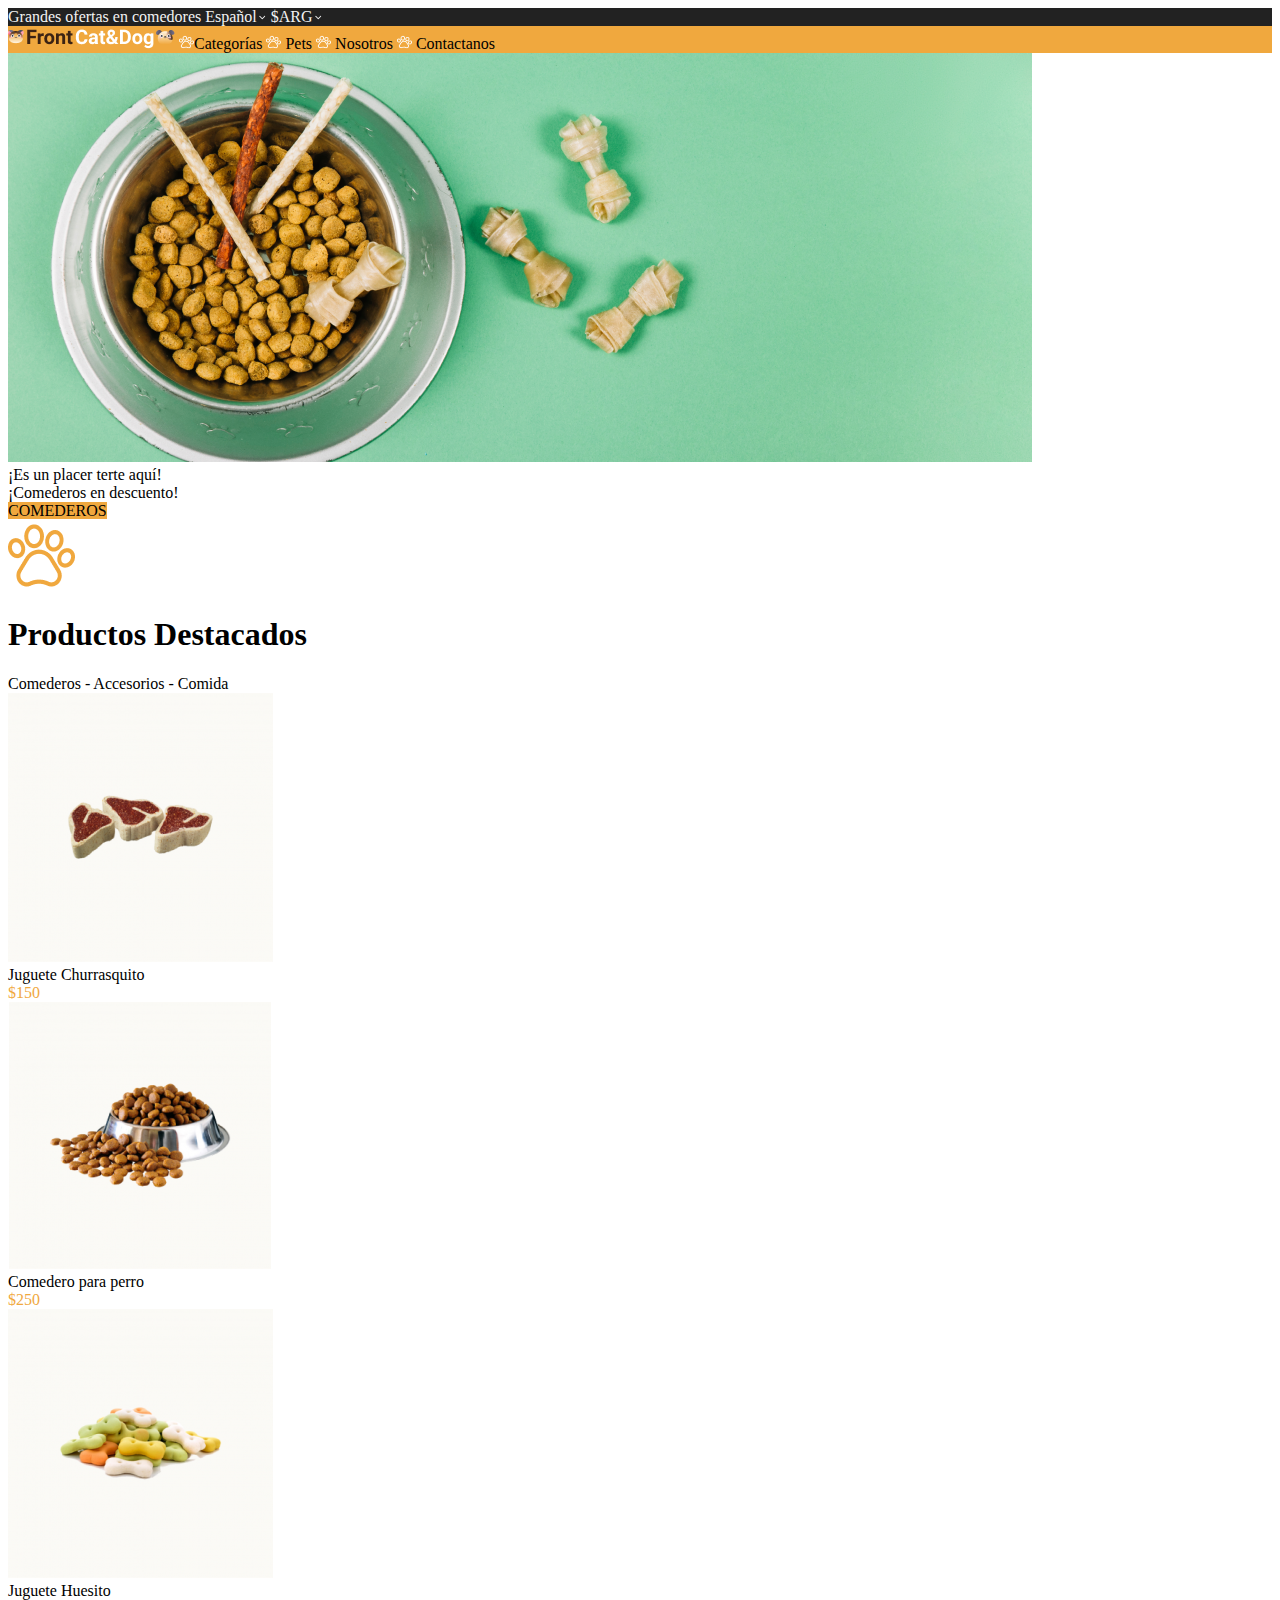
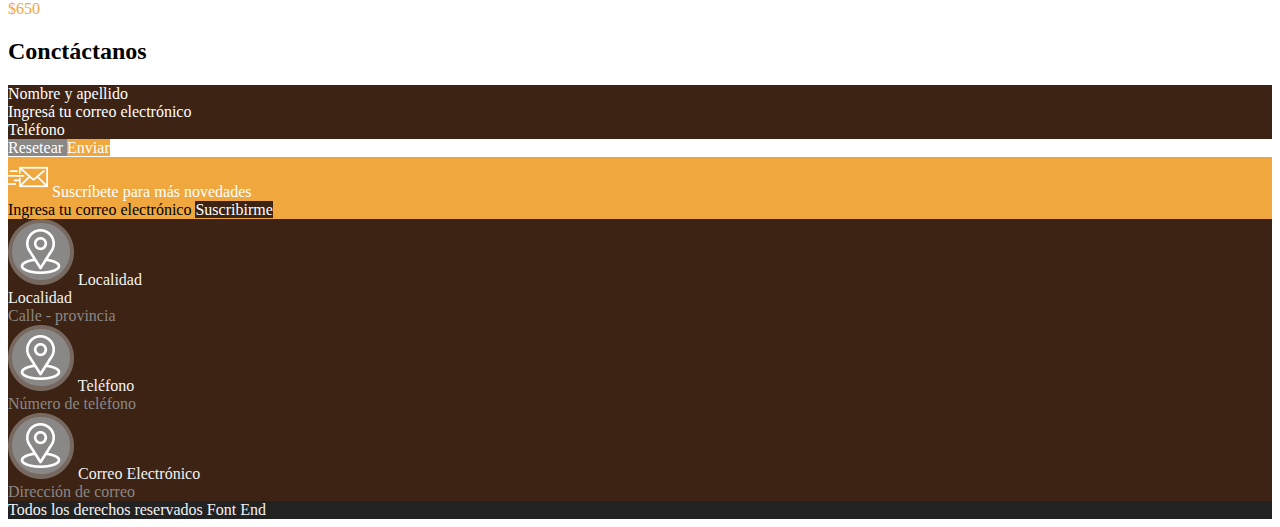
<file: index.html>
<!DOCTYPE html>
<html lang="en">
<head>
    <meta charset="UTF-8">
    <meta http-equiv="X-UA-Compatible" content="IE=edge">
    <meta name="viewport" content="width=device-width, initial-scale=1.0">
    <title>Document</title>
</head>
<body>
    <header>
        <div style="background-color: #222222; color: #F3F3F3;">
            <span>Grandes ofertas en comedores</span>
            <span>Español<img src="img/down.png" alt=""> $ARG<img src="img/down.png" alt=""></span>
        </div>
        <nav style="background-color: #F0A83E;">
            <img src="img/Logo.png" alt="Logo">
            <span>
                <img src="img/pawprint 1.png" alt="pawprint">Categorías 
                <img src="img/pawprint 1.png" alt="pawprint"> Pets 
                <img src="img/pawprint 1.png" alt="pawprint"> Nosotros 
                <img src="img/pawprint 1.png" alt="pawprint"> Contactanos
            </span>
        </nav>
    </header>
    <main>
        <section>
            <img src="img/foto.png" alt="">
            <br>
            <span style="background-color: #fff;">¡Es un placer terte aquí!</span>
            <br>
            <span>¡Comederos en descuento!</span>
            <br>
            <span style="background-color: #F0A83E;">COMEDEROS</span>
        </section>
        <section>
            <img src="img/pawprint 2.png" alt="">
            <h1>Productos Destacados</h1>
            <span>Comederos - Accesorios - Comida</span>
            <article>
                <img src="img/churrasquito.png" alt="">
                <br>
                <span>Juguete Churrasquito</span>
                <br>
                <span style="color: #F0A83E;">$150</span>
            </article>
            <article>
                <img src="img/comedero.png" alt="">
                <br>
                <span>Comedero para perro</span>
                <br>
                <span style="color: #F0A83E;">$250</span>
            </article>
            <article>
                <img src="img/Huesito.png" alt="">
                <br>
                <span>Juguete Huesito</span>
                <br>
                <span style="color: #F0A83E;">$650</span>
            </article>
        </section>
        <section>
            <h2>Conctáctanos</h2>
            <div style="background-color: #3C2313; color: #fff;">Nombre y apellido</div>
            <div style="background-color: #3C2313; color: #fff;">Ingresá tu correo electrónico</div>
            <div style="background-color: #3C2313; color: #fff;">Teléfono</div>
            <div>
                <span style="background-color: #8A8787; color: #fff;">
                    Resetear 
                </span>
                <span style="background-color: #F0A83E; color: #fff;">
                    Enviar
                </span>
            </div>
        </section>
        <section style="background-color: #F0A83E;">
            <img src="img/enviar-correo 1.png" alt="">
            <span style="color: #fff;">Suscríbete para más novedades</span>
            <div>
                <span>
                    Ingresa tu correo electrónico
                </span>
                <span style="background-color: #3C2313; color: #fff;">
                    Suscribirme
                </span>
            </div>
        </section>
    </main>
    <footer>
        <div style="background-color: #3C2313; color: #F3F3F3;">
            <img src="img/Icono.png" alt="">
            <span>Localidad</span>
            <br>
            <span>Localidad</span>
            <br>
            <span style="color: #8A8787;">Calle - provincia</span>
            <br>
            <img src="img/Icono.png" alt="">
            <span>Teléfono</span>
            <br>
            <span style="color: #8A8787;">Número de teléfono</span>
            <br>
            <img src="img/Icono.png" alt="">
            <span>Correo Electrónico</span>
            <br>
            <span style="color: #8A8787;">Dirección de correo</span>
        </div>
        <div style="background-color: #222222; color: #F3F3F3;">
            <span>Todos los derechos reservados Font End</span>
        </div>
    </footer>
</body>
</html>
</file>
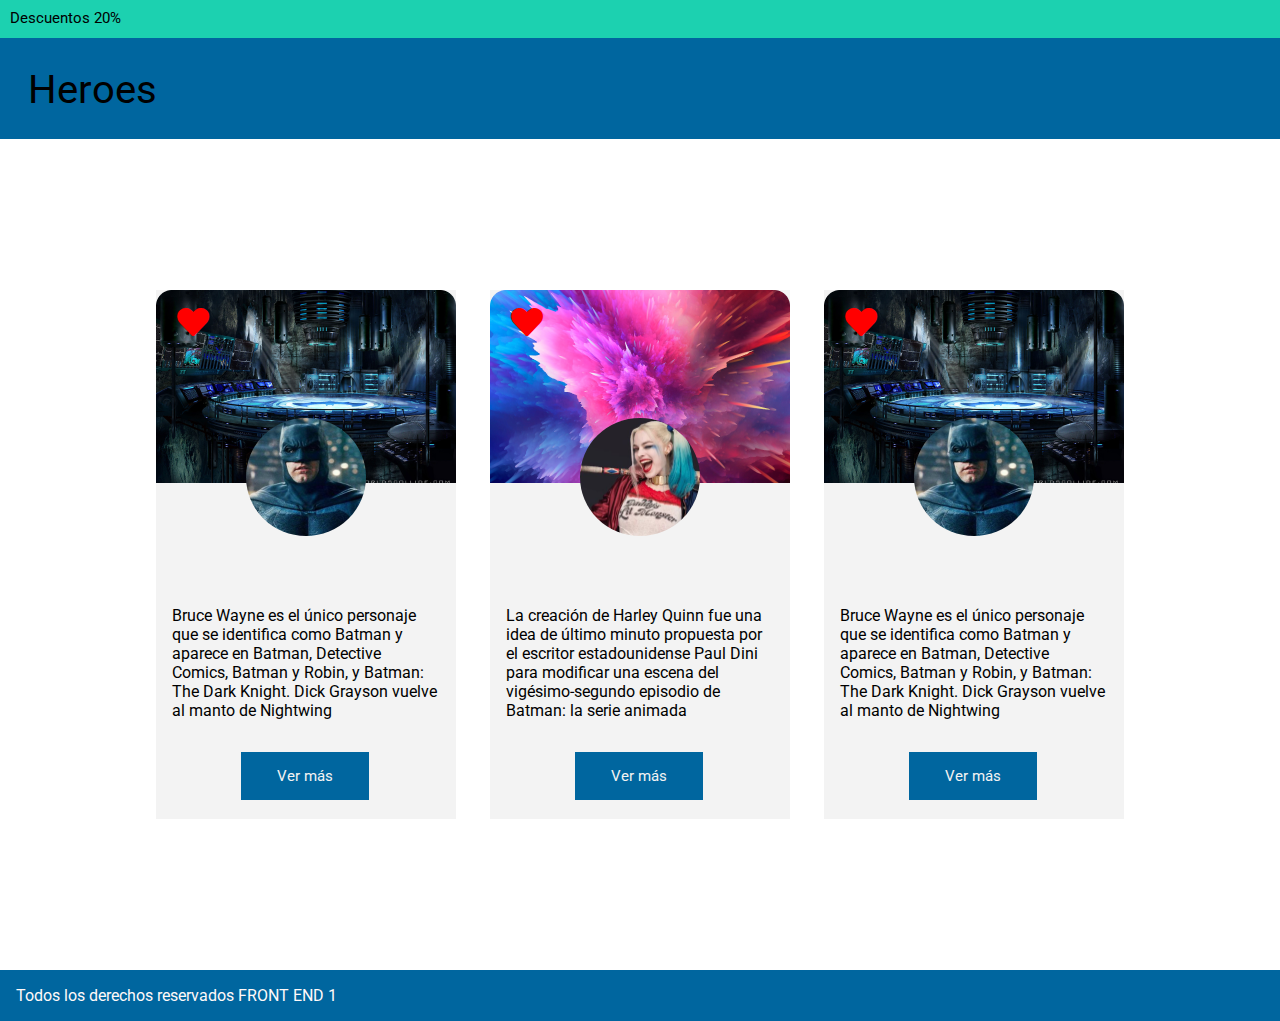
<file: clase-10-heroes/index.html>
<!DOCTYPE html>
<html lang="en">
<head>
    <meta charset="UTF-8">
    <meta http-equiv="X-UA-Compatible" content="IE=edge">
    <meta name="viewport" content="width=device-width, initial-scale=1.0">
    <title>Document</title>

    <link rel="stylesheet" href="css/style.css">
    <link rel="stylesheet" href="https://use.fontawesome.com/releases/v5.15.2/css/all.css">
</head>
<body>
    <header>
        <div class="descuentos">
            Descuentos 20%
        </div>
        <div class="heroes">
            Heroes
        </div>
    </header>
    <main>
        <section class="card">
            <img class="bg-img" src="img/batman-bg1.png" alt="">
            <i class="fas fa-heart heart fa-2x"></i>
            <img class="pic" src="img/batman.png" alt="">
            <p>Bruce Wayne es el único personaje que se identifica como Batman y aparece en Batman, Detective Comics, Batman y Robin, y Batman: The Dark Knight. Dick Grayson vuelve al manto de Nightwing</p>
            <div class="button">Ver más</div>
        </section>

        <section class="card">
            <img class="bg-img" src="img/harley-bg.png" alt="">
            <i class="fas fa-heart heart fa-2x"></i>
            <img class="pic" src="img/harley.png" alt="">
            <p>La creación de Harley Quinn fue una idea de último minuto propuesta por el escritor estadounidense Paul Dini para modificar una escena del vigésimo-segundo episodio de Batman: la serie animada
            </p>
            <div class="button">Ver más</div>
        </section>

        <section class="card">
            <img class="bg-img" src="img/batman-bg1.png" alt="">
            <i class="fas fa-heart heart fa-2x"></i>
            <img class="pic" src="img/batman.png" alt="">
            <p>Bruce Wayne es el único personaje que se identifica como Batman y aparece en Batman, Detective Comics, Batman y Robin, y Batman: The Dark Knight. Dick Grayson vuelve al manto de Nightwing</p>
            <div class="button">Ver más</div>
        </section>
    </main>
    <footer>
        <p>Todos los derechos reservados FRONT END 1</p>
    </footer>
</body>
</html>
</file>
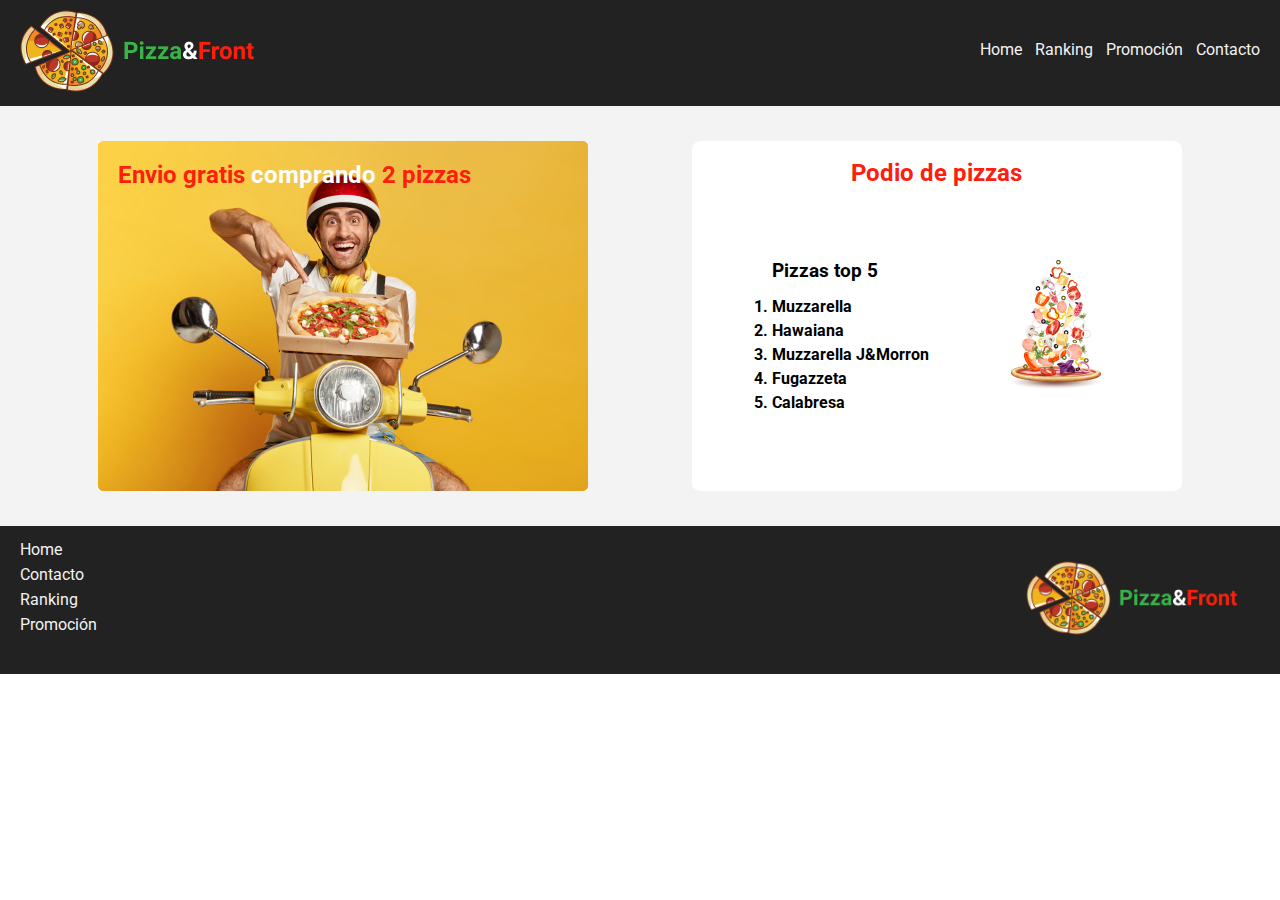
<file: clase-11-pizzeria/index.html>
<!DOCTYPE html>
<html lang="en">
<head>
    <meta charset="UTF-8">
    <meta http-equiv="X-UA-Compatible" content="IE=edge">
    <meta name="viewport" content="width=device-width, initial-scale=1.0">
    <title>Document</title>
    <link rel="stylesheet" href="css/style.css">
</head>
<body>
    <header class="black-bg">
        <div class="logo"><img src="img/Logo.png" alt="Logo"></div>
        <nav>
            <ul>
                <li><a>Home</a></li>
                <li><a>Ranking</a></li>
                <li><a>Promoción</a></li>
                <li><a>Contacto</a></li>
            </ul>
        </nav>
    </header>
    <main>
        <section class="delivery">
            <h2>Envio gratis <span>comprando</span> 2 pizzas</h2>
        </section>
        <section class="podio">
            <h2>Podio de pizzas</h2>
            <article>
                <div>
                    <h3>Pizzas top 5</h3>
                    <ol>
                        <li>Muzzarella</li>
                        <li>Hawaiana</li>
                        <li>Muzzarella J&Morron</li>
                        <li>Fugazzeta</li>
                        <li>Calabresa</li>
                    </ol>
                </div>
                <div>
                    <img src="img/PizzaFalling.jpg" alt="">
                </div>
            </article>
        </section>
    </main>
    <footer class="black-bg">
        <div>
            <ul>
                <li>Home</li>
                <li>Contacto</li>
                <li>Ranking</li>
                <li>Promoción</li>
            </ul>
        </div>
        <div>
            <img src="img/Logo.png" alt="">
        </div>
    </footer>
</body>
</html>
</file>
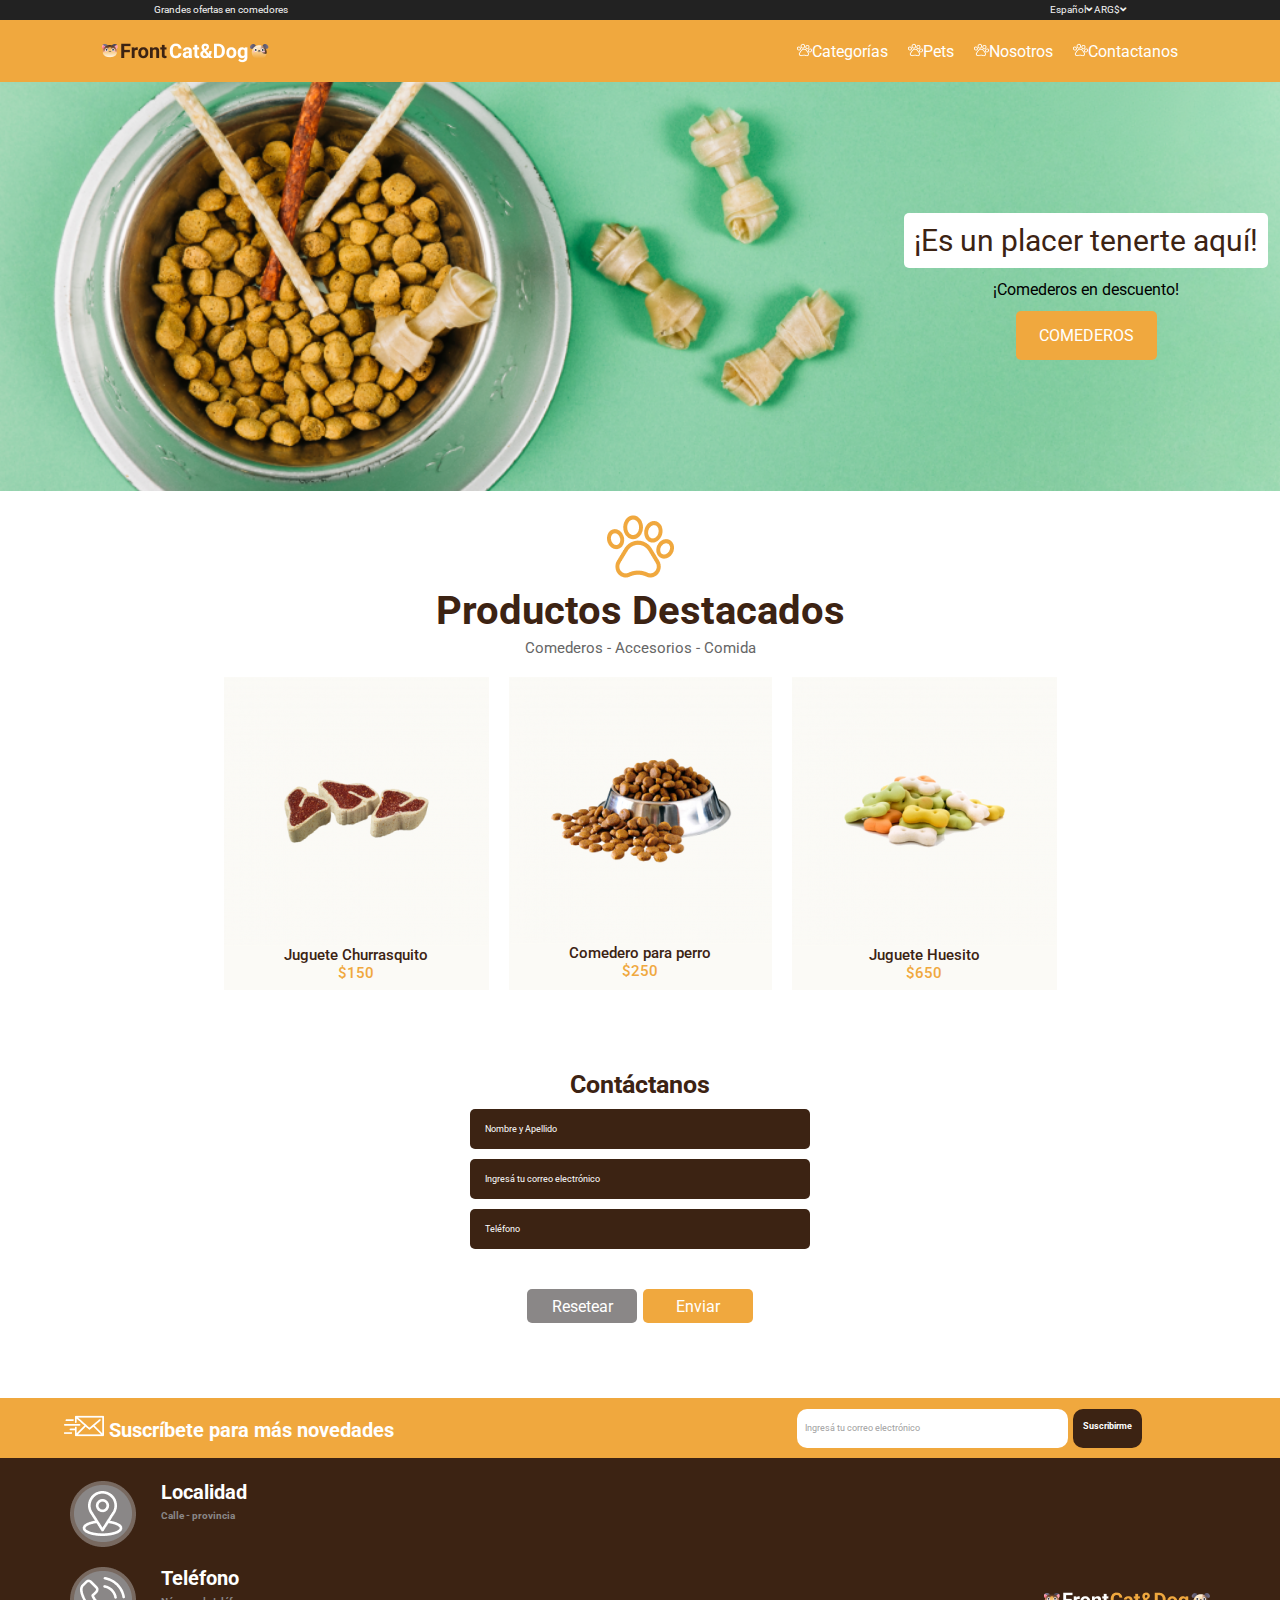
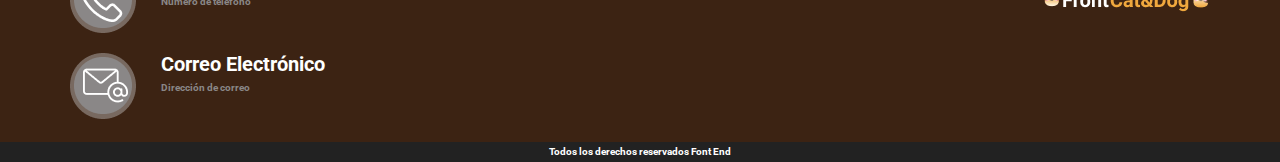
<file: clase-12-petshop-flex/index.html>
<!DOCTYPE html>
<html lang="en">
<head>
    <meta charset="UTF-8">
    <meta http-equiv="X-UA-Compatible" content="IE=edge">
    <meta name="viewport" content="width=device-width, initial-scale=1.0">
    <title>Document</title>
    <link rel="stylesheet" href="css/style.css">
    <link rel="stylesheet" href="https://use.fontawesome.com/releases/v5.15.2/css/all.css">
</head>
<body>
    <header>
        <aside class="ofertas">
            <span>Grandes ofertas en comedores</span>
            <div>
                <span>Español<i class="fas fa-angle-down"></i></span>
                <span>ARG$<i class="fas fa-angle-down"></i></span>
            </div>
        </aside>
        <nav class="navbar">
            <img src="img/Logo.png" alt="">
            <ul>
                <li><img src="img/pawprint 1 (1).png"><a href="#">Categorías</a></li>
                <li><img src="img/pawprint 1 (1).png"><a href="#">Pets</a></li>
                <li><img src="img/pawprint 1 (1).png"><a href="#">Nosotros</a></li>
                <li><img src="img/pawprint 1 (1).png"><a href="#">Contactanos</a></li>
            </ul>
        </nav>
    </header>
    <main>
        <section class="comederos">
            <!-- <img src="img/bowl-and-pet-daities-on-green-background 1.png" alt=""> -->
            <article>
                <h2>¡Es un placer tenerte aquí!</h2>
                <span>¡Comederos en descuento!</span>
                <div>COMEDEROS</div>
            </article>
        </section>
        <section class="destacados">
            <img src="img/pawprint 1.png" alt="">
            <h1>Productos Destacados</h1>
            <span>Comederos - Accesorios - Comida</span>
        </section>
        <section class="productos">
            <article class="producto">
                <img src="img/churrasquito.png" alt="">
                <h3>Juguete Churrasquito</h3>
                <span>$150</span>
            </article>
            <article class="producto">
                <img src="img/comedero.png" alt="">
                <h3>Comedero para perro</h3>
                <span>$250</span>
            </article>
            <article class="producto">
                <img src="img/Huesito.png" alt="">
                <h3>Juguete Huesito</h3>
                <span>$650</span>
            </article>
        </section>
        <section class="contacto">
            <h2>Contáctanos</h2>
            <div>Nombre y Apellido</div>
            <div>Ingresá tu correo electrónico</div>
            <div>Teléfono</div>
        </section>
        <section class="contacto-botones">
            <div class="resetear">Resetear</div>
            <div class="enviar">Enviar</div>
        </section>
    </main>
    <footer>
        <section class="footer-top">
            <aside class="suscribete">
                <img src="img/Group.png" alt="">
                <span>Suscríbete para más novedades</span>
            </aside>
            <aside class="suscribete-botones">
                <div class="ingresa-correo">Ingresá tu correo electrónico</div>
                <div class="suscribirme">Suscribirme</div>
            </aside>
        </section>
        <section class="footer-bot">
            <article>
                <div class="footer-item">
                    <img src="img/Icono.png" alt="">
                    <div>
                        <h2>Localidad</h2>
                        <span>Calle - provincia</span>
                    </div>
                </div>
                <div class="footer-item">
                    <img src="img/Icono (2).png" alt="">
                    <div>
                        <h2>Teléfono</h2>
                        <span>Número de teléfono</span>
                    </div>
                </div>
                <div class="footer-item">
                    <img src="img/Icono (1).png" alt="">
                    <div>
                        <h2>Correo Electrónico</h2>
                        <span>Dirección de correo</span>
                    </div>
                </div>
            </article>
            <article>
                <img src="img/Logo (1).png" alt="">
            </article>
        </section>
        <section class="derechos">
            <span>Todos los derechos reservados Font End</span>
        </section>
    </footer>
</body>
</html>
</file>
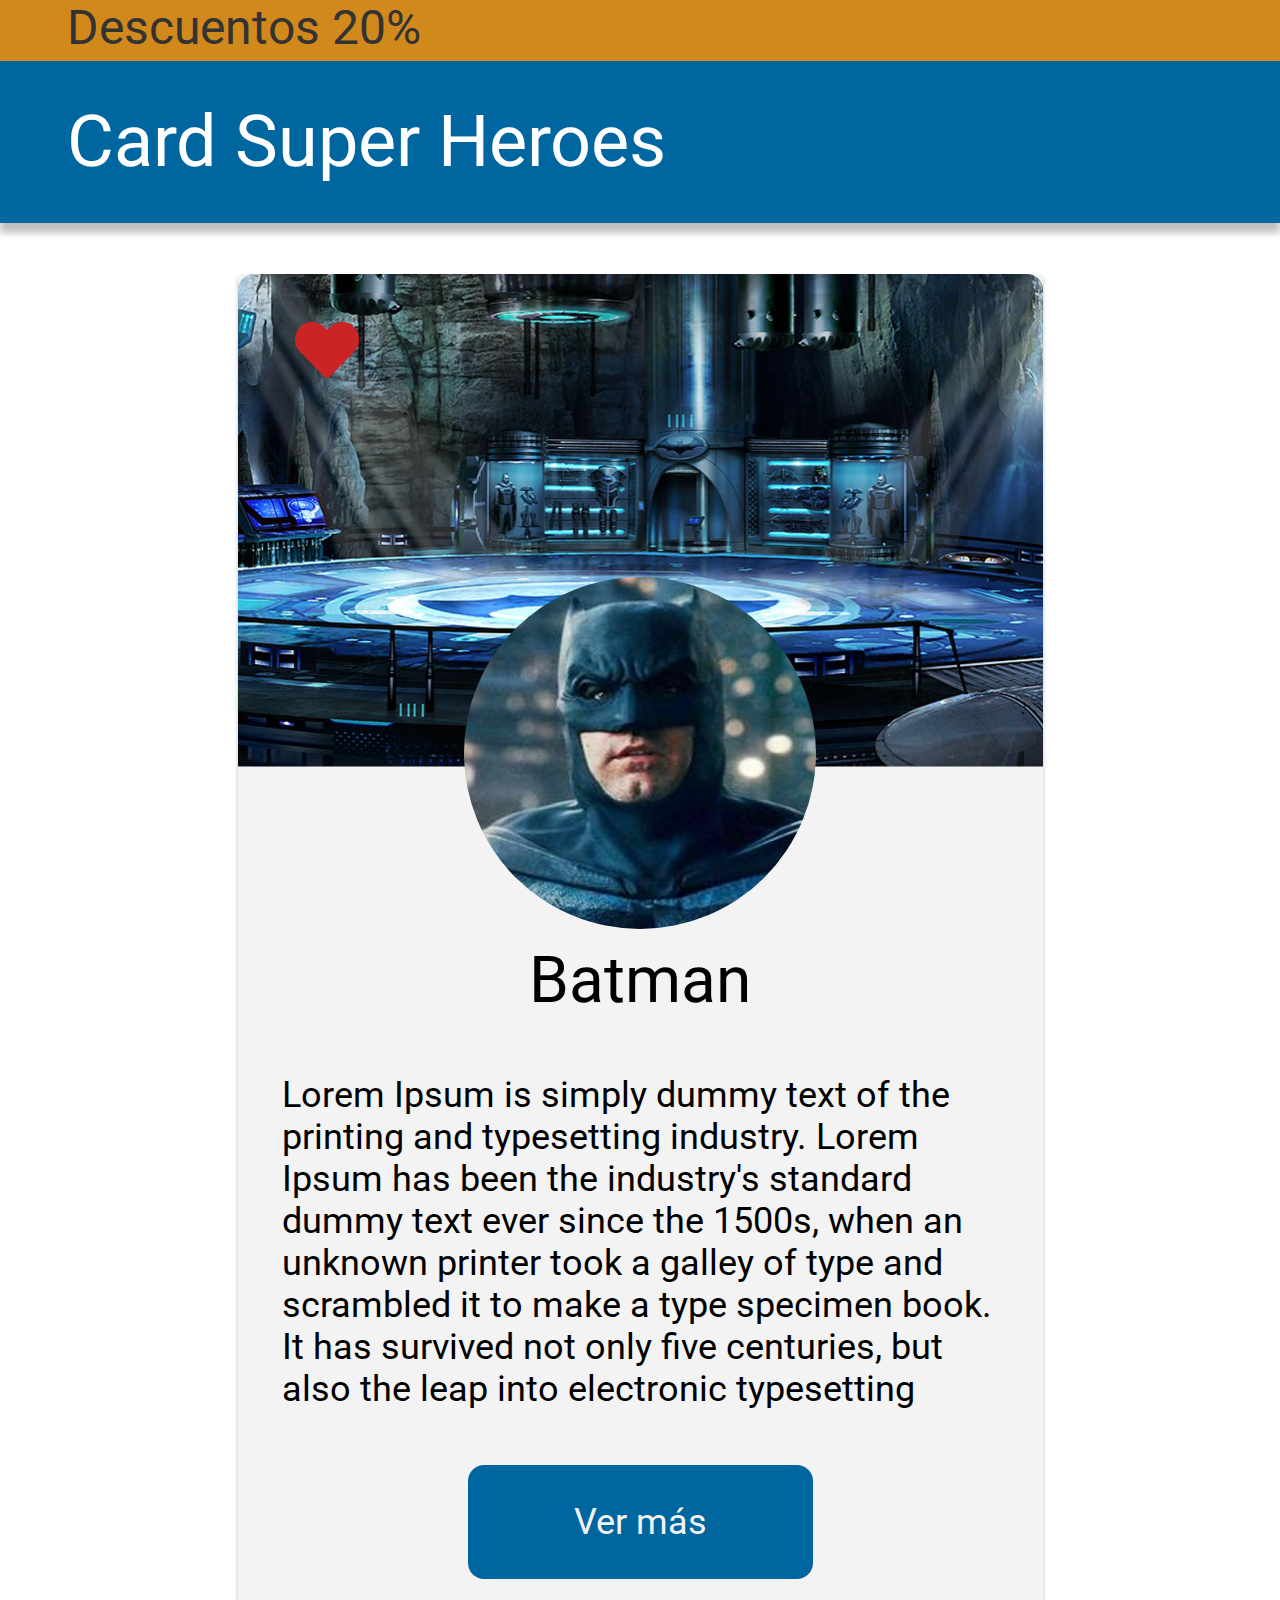
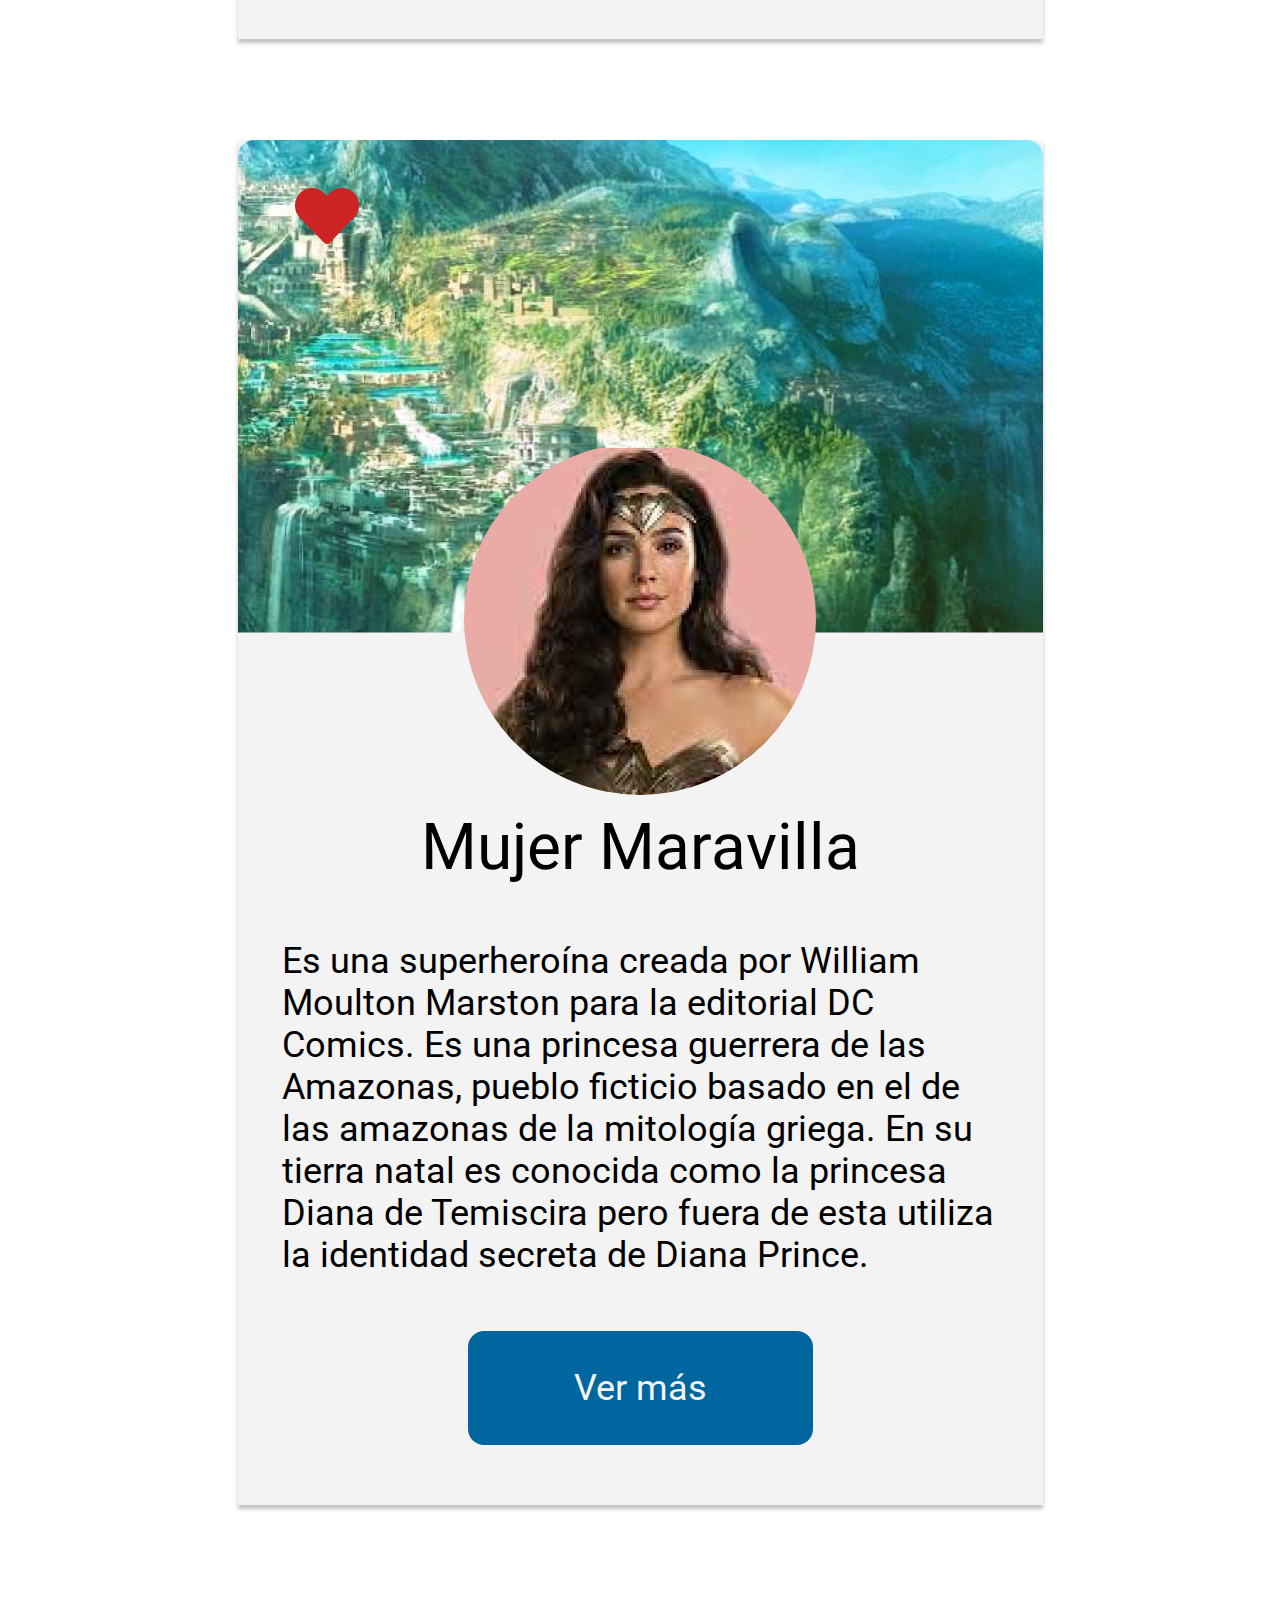
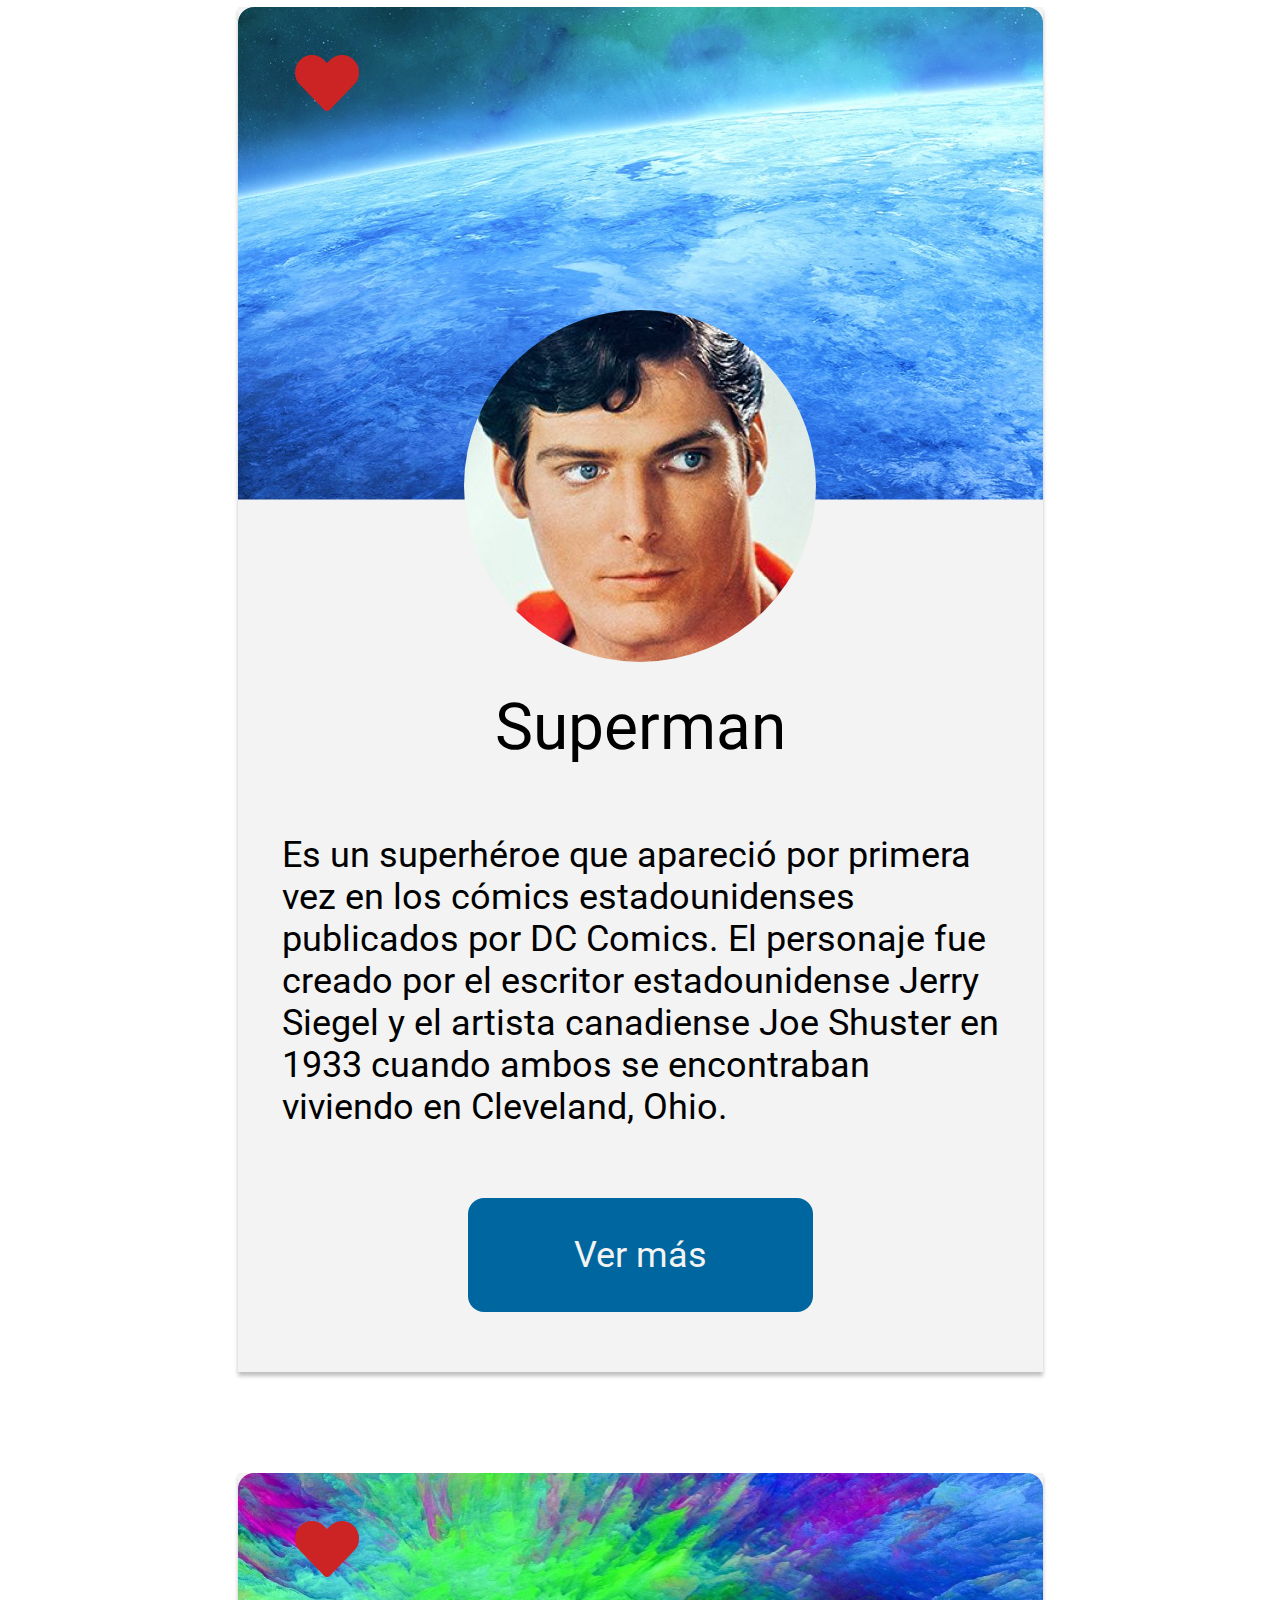
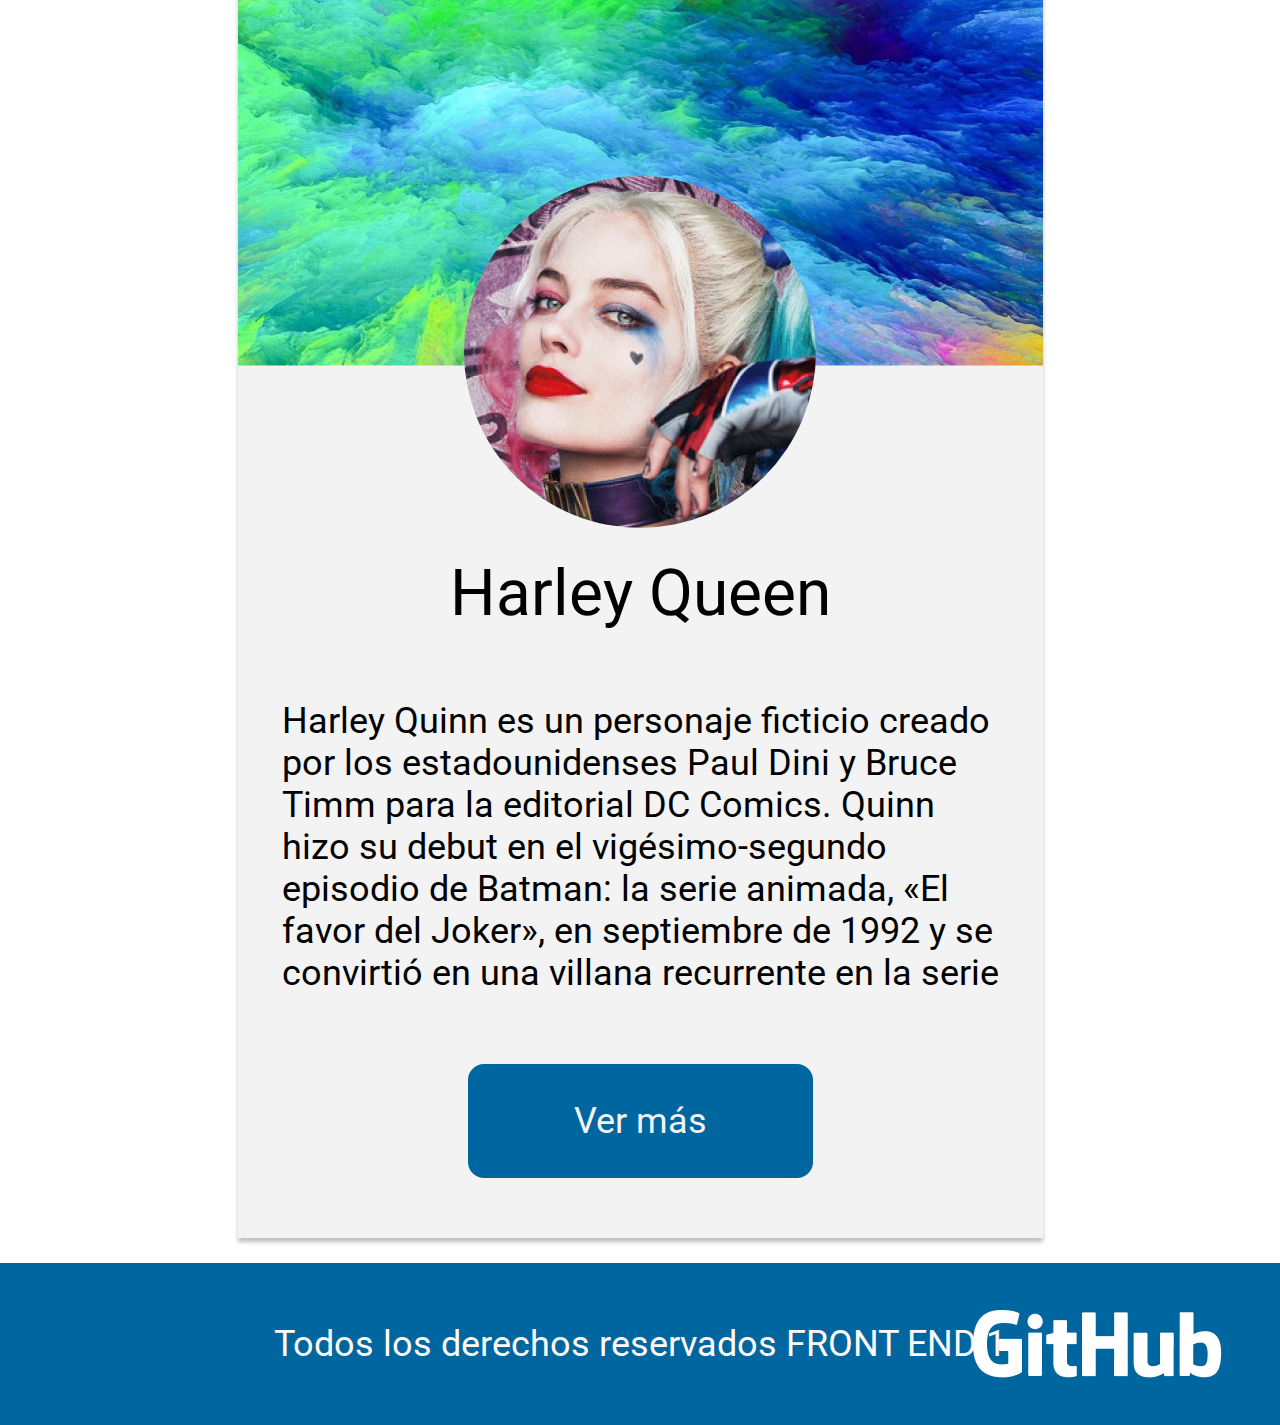
<file: clase-14-heroes/index.html>
<!DOCTYPE html>
<html lang="en">
<head>
    <meta charset="UTF-8">
    <meta http-equiv="X-UA-Compatible" content="IE=edge">
    <meta name="viewport" content="width=device-width, initial-scale=1.0">
    <title>Document</title>

    <link rel="stylesheet" href="css/style.css">
    <link rel="stylesheet" href="https://use.fontawesome.com/releases/v5.15.2/css/all.css">
</head>
<body>
    <header>
        <div class="descuentos">
            Descuentos 20%
        </div>
        <div class="heroes">
            Card Super Heroes
        </div>
    </header>
    <main>
        <section class="card">
            <img class="bg-img" src="img/batman-bg.png" alt="">
            <i class="fas fa-heart heart fa-4x"></i>
            <img class="pic" src="img/batman.png" alt="">
            <h2>Batman</h2>
            <p>Lorem Ipsum is simply dummy text of the printing and typesetting industry. Lorem Ipsum has been the industry's standard dummy text ever since the 1500s, when an unknown printer took a galley of type and scrambled it to make a type specimen book. It has survived not only five centuries, but also the leap into electronic typesetting</p>
            <div class="button">Ver más</div>
        </section>

        <section class="card">
            <img class="bg-img" src="img/maravilla-bg.png" alt="">
            <i class="fas fa-heart heart fa-4x"></i>
            <img class="pic" src="img/maravilla.png" alt="">
            <h2>Mujer Maravilla</h2>
            <p>Es una superheroína creada por William Moulton Marston para la editorial DC Comics. Es una princesa guerrera de las Amazonas, pueblo ficticio basado en el de las amazonas de la mitología griega. En su tierra natal es conocida como la princesa Diana de Temiscira pero fuera de esta utiliza la identidad secreta de Diana Prince. </p>
            <div class="button">Ver más</div>
        </section>

        <section class="card">
            <img class="bg-img" src="img/superman-bg.png" alt="">
            <i class="fas fa-heart heart fa-4x"></i>
            <img class="pic" src="img/superman.png" alt="">
            <h2>Superman</h2>
            <p>Es un superhéroe que apareció por primera vez en los cómics estadounidenses publicados por DC Comics. ​
                El personaje fue creado por el escritor estadounidense Jerry Siegel y el artista canadiense Joe Shuster en 1933 cuando ambos se encontraban viviendo en Cleveland, Ohio.</p>
            <div class="button">Ver más</div>
        </section>

        <section class="card">
            <img class="bg-img" src="img/harley-bg.png" alt="">
            <i class="fas fa-heart heart fa-4x"></i>
            <img class="pic" src="img/harley.png" alt="">
            <h2>Harley Queen</h2>
            <p>Harley Quinn es un personaje ficticio creado por los estadounidenses Paul Dini y Bruce Timm para la editorial DC Comics. Quinn hizo su debut en el vigésimo-segundo episodio de Batman: la serie animada, «El favor del Joker», en septiembre de 1992 y se convirtió en una villana recurrente en la serie
            </p>
            <div class="button">Ver más</div>
        </section>
    </main>
    <footer>
        <p>Todos los derechos reservados FRONT END 1</p>
        <img src="img/github.png" alt="">
    </footer>
</body>
</html>
</file>
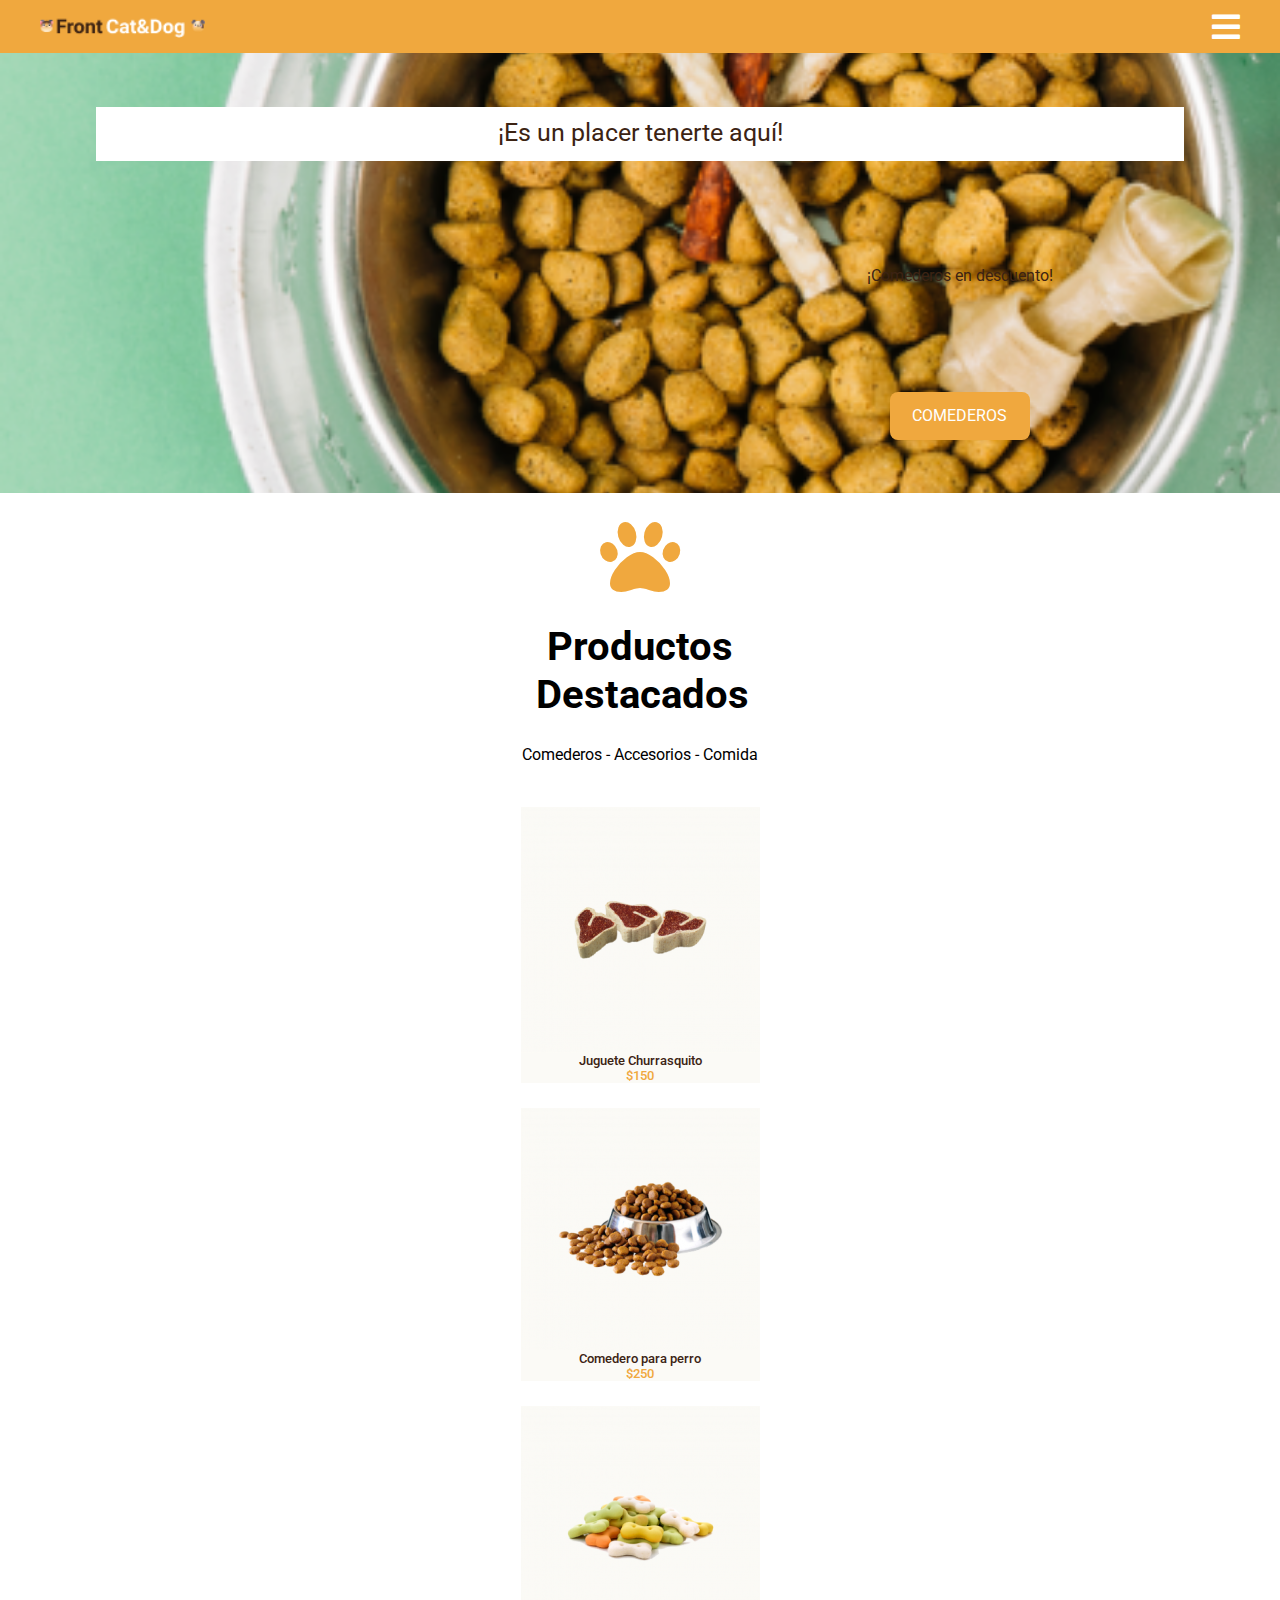
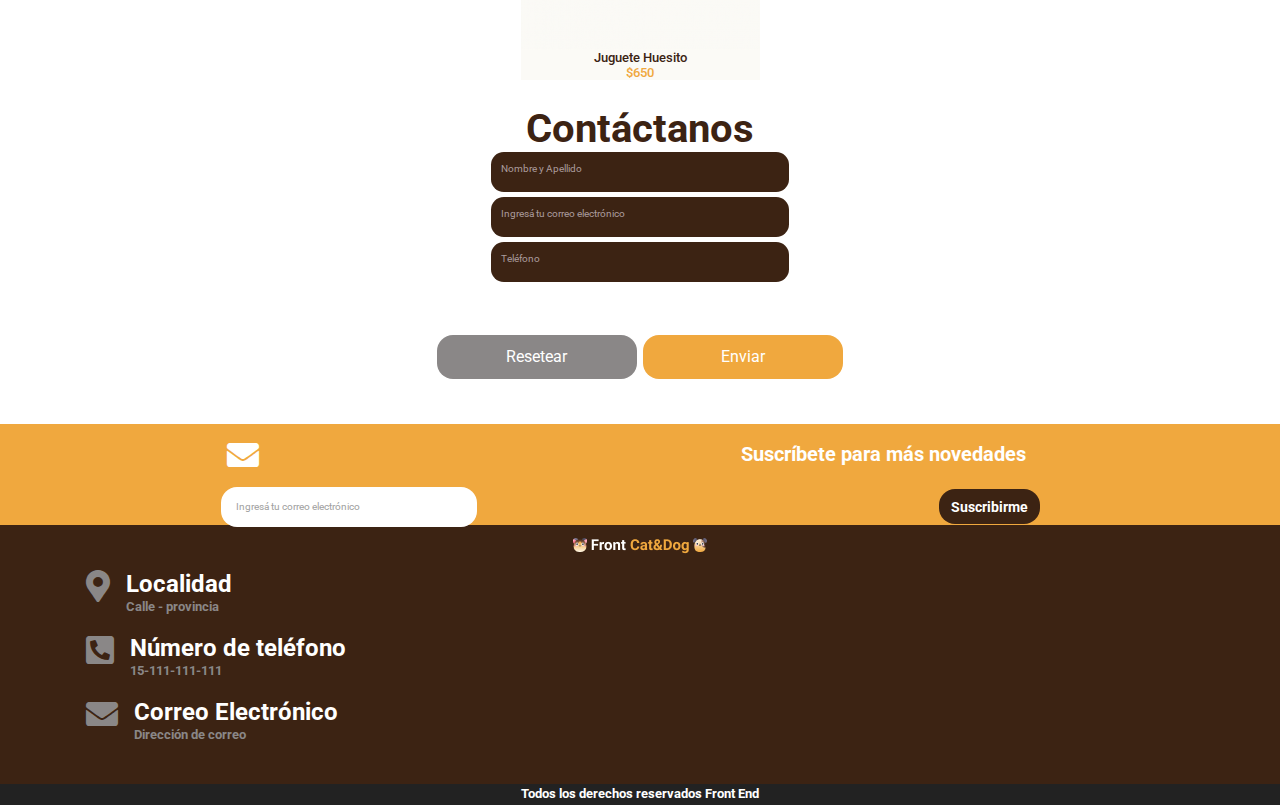
<file: clase-15-petshop/index.html>
<!DOCTYPE html>
<html lang="en">
<head>
    <meta charset="UTF-8">
    <meta http-equiv="X-UA-Compatible" content="IE=edge">
    <meta name="viewport" content="width=device-width, initial-scale=1.0">
    <title>Document</title>
    <link rel="stylesheet" href="https://use.fontawesome.com/releases/v5.15.2/css/all.css">
    <link rel="stylesheet" href="css/style.css">
</head>
<body>
    <header>
        <section class="header-top">
            <p>Grandes ofertas en comederos</p>
            <span>
                <p>Español<i class="fas fa-angle-down"></i> 
                ARG$<i class="fas fa-angle-down"></i></p>
            </span>
        </section>
        <section class="header-mid">
            <img src="img/Logo.png" alt="">
            <i class="fas fa-bars fa-2x"></i>
        </section>
        <section class="header-bot">
            <h2>¡Es un placer tenerte aquí!</h2>
            <p>¡Comederos en descuento!</p>
            <div>COMEDEROS</div>
        </section>
    </header>

    <main>
        <section class="main-top">
            <i class="fas fa-paw fa-5x"></i>
            <h2>Productos Destacados</h2>
            <span>Comederos - Accesorios - Comida</span>
        </section>

        <section class="main-products">
            <article class="product">
                <img src="img/churrasquito.png" alt="">
                <h3>Juguete Churrasquito</h3>
                <span>$150</span>
            </article>

            <article class="product">
                <img src="img/comedero.png" alt="">
                <h3>Comedero para perro</h3>
                <span>$250</span>
            </article>

            <article class="product">
                <img src="img/Huesito.png" alt="">
                <h3>Juguete Huesito</h3>
                <span>$650</span>
            </article>
        </section>

        <section class="main-contact">
            <h2>Contáctanos</h2>
            <div>Nombre y Apellido</div>
            <div>Ingresá tu correo electrónico</div>
            <div>Teléfono</div>
        </section>

        <section class="main-bot">
            <div class="gray-bg">Resetear</div>
            <div class="orange-bg">Enviar</div>
        </section>
    </main>

    <footer>
        <section class="footer-top orange-bg">
            <aside>
                <i class="fas fa-envelope fa-2x"></i>
                <h2>Suscríbete para más novedades</h2>
            </aside>
            <aside class="footer-sub">
                <div class="subscribe-text">Ingresá tu correo electrónico</div>
                <div class="subscribe-button brown-bg">Suscribirme</div>
            </aside>
        </section>
        <section class="footer-mid brown-bg">
            <img src="img/Logo (1).png" alt="">
            <aside>
                <i class="fas fa-map-marker-alt fa-2x"></i>
                <div>
                    <h2>Localidad</h2>
                    <p>Calle - provincia</p>
                </div>
            </aside>
            <aside>
                <i class="fas fa-phone-square-alt fa-2x"></i>
                <div>
                    <h2>Número de teléfono</h2>
                    <p>15-111-111-111</p>
                </div>
            </aside>
            <aside>
                <i class="fas fa-envelope fa-2x"></i>
                <div>
                    <h2>Correo Electrónico</h2>
                    <p>Dirección de correo</p>
                </div>
            </aside>
        </section>
        <section class="footer-bot">
            Todos los derechos reservados Front End
        </section>
    </footer>
</body>
</html>
</file>
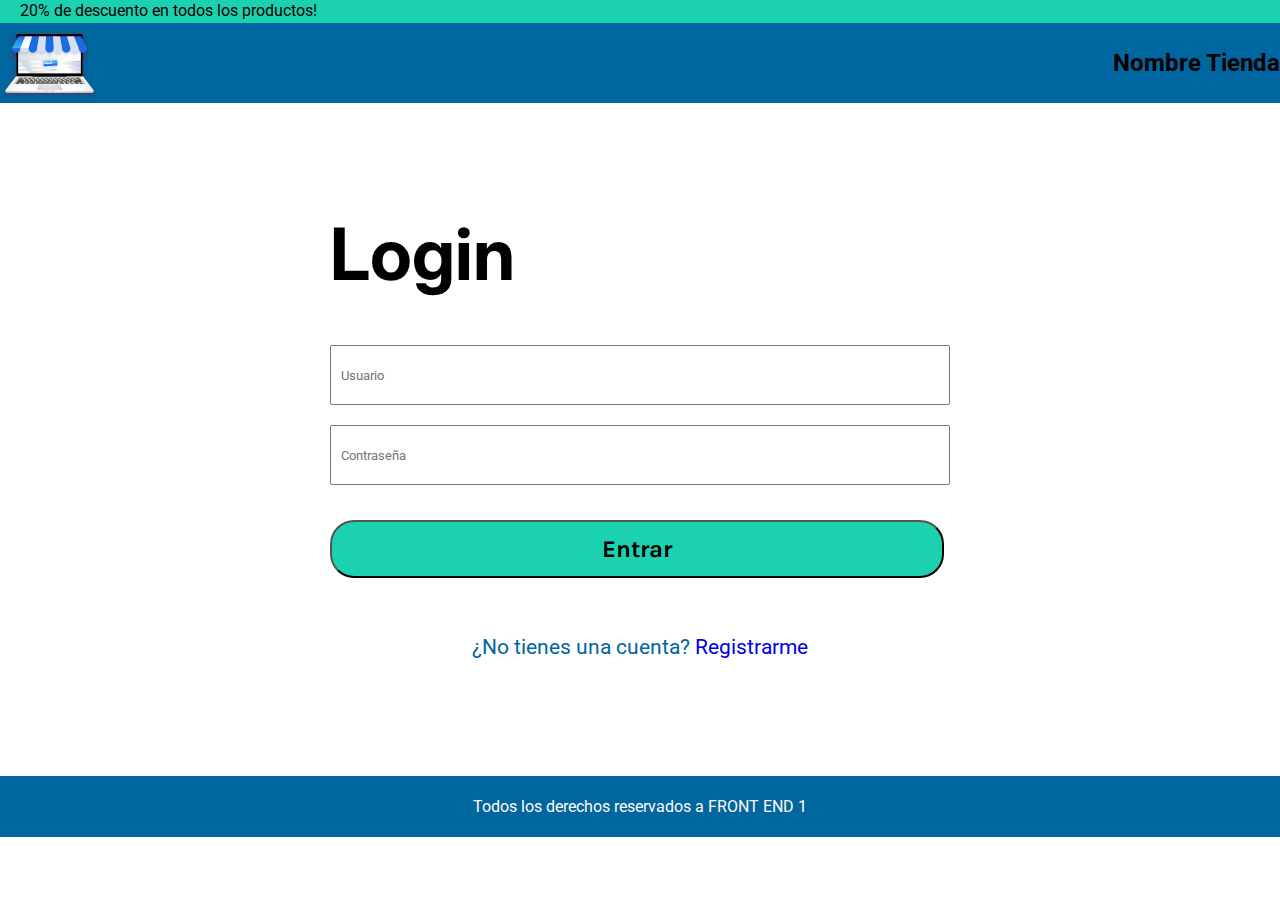
<file: clase-16-forms/index.html>
<!DOCTYPE html>
<html lang="en">
<head>
    <meta charset="UTF-8">
    <meta http-equiv="X-UA-Compatible" content="IE=edge">
    <meta name="viewport" content="width=device-width, initial-scale=1.0">
    <title>Document</title>

    <link rel="stylesheet" href="css/style.css">
</head>
<body>
    <header>
        <div class="header-top">
            <p>20% de descuento en todos los productos!</p>
        </div>
        <div class="header-bot">
            <img src="img/Group.png" alt="">
            <h2>Nombre Tienda</h2>
        </div>
    </header>

    <main>
        <section>
            <h1>Login</h1>
            <form action="#" method="GET" class="login">
                <div class="field">
                    <input type="text" name="usuario" id="usuario" placeholder="Usuario">
                </div>
    
                <div class="field">
                    <input type="text" name="contrasenia" id="contrasenia" placeholder="Contraseña">
                </div>
    
                <div class="submit">
                    <input type="submit" value="Entrar">
                </div>
            </form>
            <div class="registro">
                <p><span>¿No tienes una cuenta?</span> <a href="registro.html">Registrarme</a></p>
            </div>
        </section>
    </main>

    <footer>
        <p>Todos los derechos reservados a FRONT END 1</p>
    </footer>
</body>
</html>
</file>
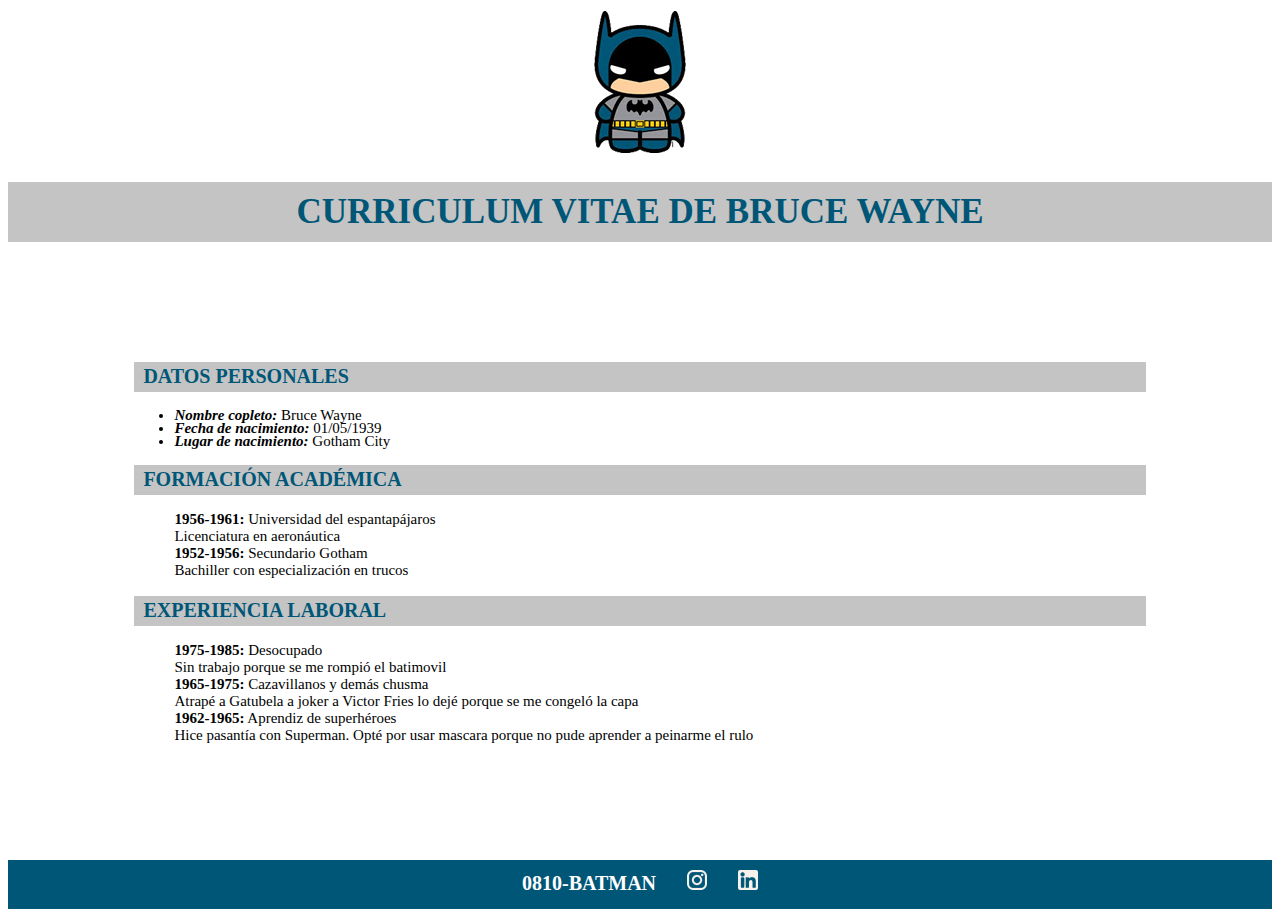
<file: clase-22-sass/index.html>
<!DOCTYPE html>
<html lang="en">
<head>
    <meta charset="UTF-8">
    <meta http-equiv="X-UA-Compatible" content="IE=edge">
    <meta name="viewport" content="width=device-width, initial-scale=1.0">
    <title>Document</title>

    <link rel="stylesheet" href="css/style.css">
</head>
<body>
    <header>
        <nav>
            <div><img src="img/logo batman.png" alt=""></div>
            <h1>CURRICULUM VITAE DE BRUCE WAYNE</h1>
        </nav>
    </header>
    <main>
        <section class="datos">
            <h2>DATOS PERSONALES</h2>
            <ul>
                <li><span>Nombre copleto:</span> Bruce Wayne</li>
                <li><span>Fecha de nacimiento:</span> 01/05/1939</li>
                <li><span>Lugar de nacimiento:</span> Gotham City</li>
            </ul>
        </section>
        <section class="formacion">
            <h2>FORMACIÓN ACADÉMICA</h2>
            <ul>
                <li>
                    <span>1956-1961:</span> Universidad del espantapájaros<br>Licenciatura en aeronáutica
                </li>
                <li>
                    <span>1952-1956:</span> Secundario Gotham<br>Bachiller con especialización en trucos
                </li>
            </ul>
        </section>

        <section class="experiencia">
            <h2>EXPERIENCIA LABORAL</h2>
            <ul>
                <li>
                    <span>1975-1985:</span> Desocupado<br>Sin trabajo porque se me rompió el batimovil
                </li>
                <li>
                    <span>1965-1975:</span> Cazavillanos y demás chusma<br>Atrapé a Gatubela a joker a Victor Fries lo dejé porque se me congeló la capa
                </li>
                <li>
                    <span>1962-1965:</span> Aprendiz de superhéroes<br>Hice pasantía con Superman. Opté por usar mascara porque no pude aprender a peinarme el rulo
                </li>
            </ul>
        </section>
    </main>
    <footer>
        <div>
            <span>0810-BATMAN</span>
            <img src="img/ico_instagram.png" alt="">
            <img src="img/ico_linkedin.png" alt="">
        </div>
    </footer>
</body>
</html>
</file>
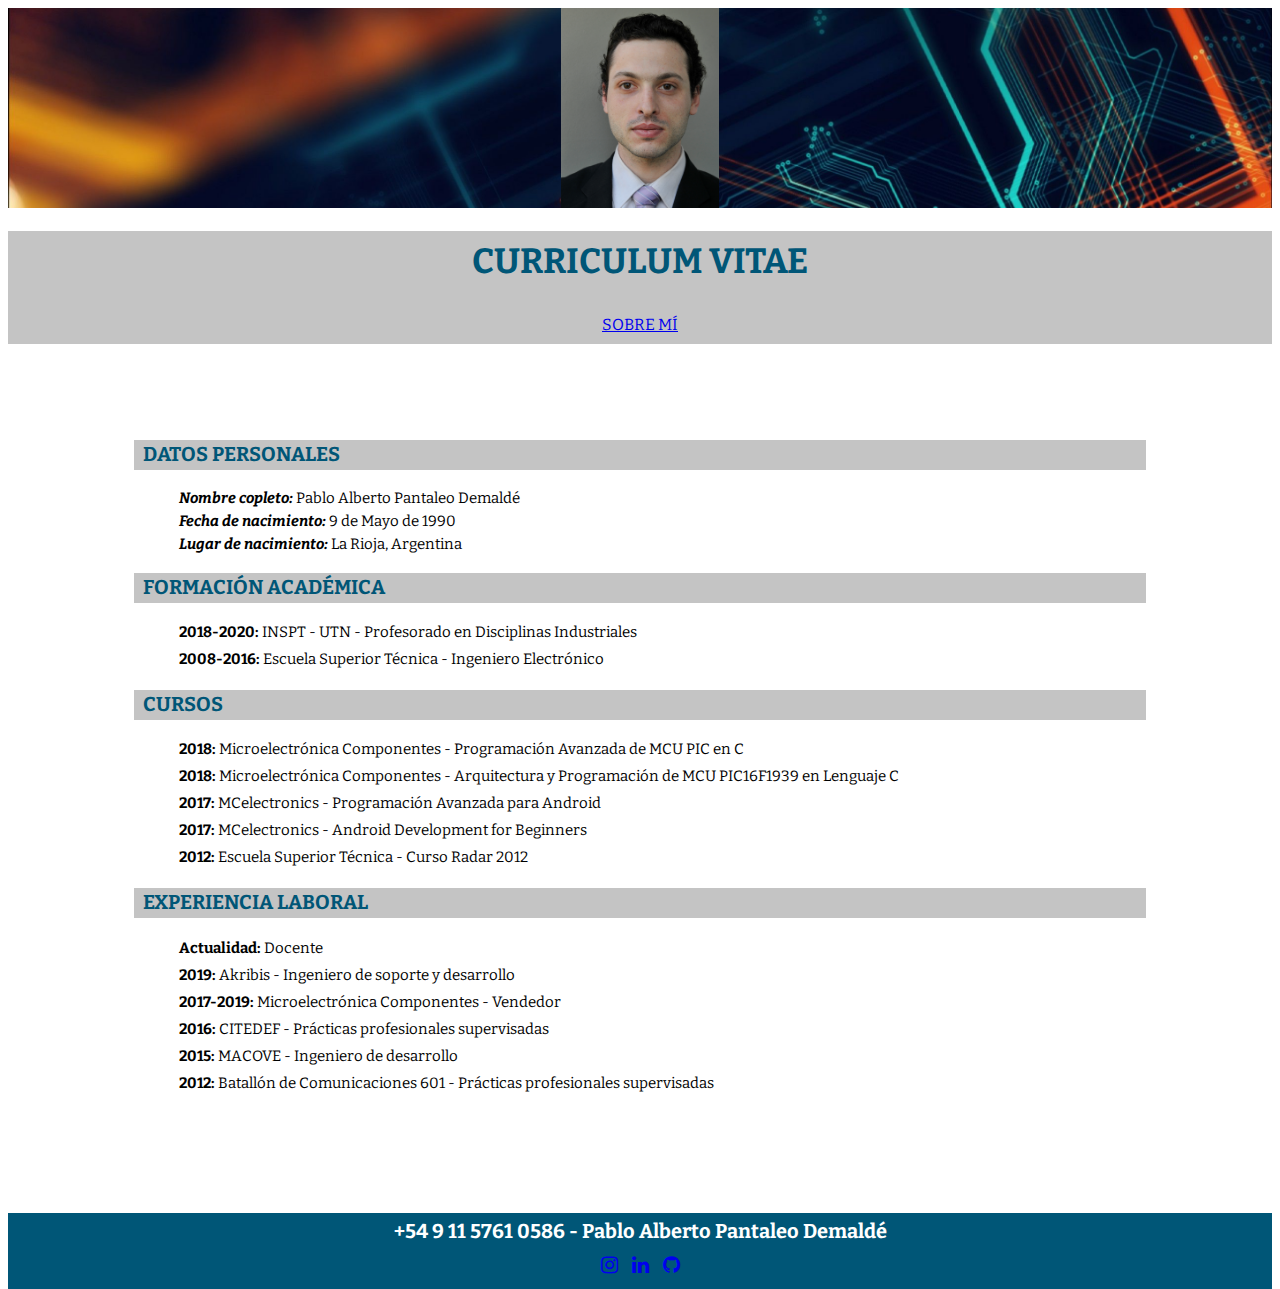
<file: clase-8-cv/index.html>
<!DOCTYPE html>
<html lang="en">
<head>
    <meta charset="UTF-8">
    <meta http-equiv="X-UA-Compatible" content="IE=edge">
    <meta name="viewport" content="width=device-width, initial-scale=1.0">
    <title>Document</title>

    <link rel="stylesheet" href="css/style.css">
    <link rel="stylesheet" href="http://maxcdn.bootstrapcdn.com/font-awesome/4.3.0/css/font-awesome.min.css">
</head>
<body>
    <header>
        <nav>
            <div class="banner"><img src="img/foto.png" alt=""></div>
            <div class="sobremi">
                <h1>CURRICULUM VITAE</h1>
                <a href="sobremi.html">Sobre mí</a>
            </div>
        </nav>
    </header>
    <main>
        <section class="datos">
            <h2>DATOS PERSONALES</h2>
            <ul>
                <li><span>Nombre copleto:</span> Pablo Alberto Pantaleo Demaldé</li>
                <li><span>Fecha de nacimiento:</span> 9 de Mayo de 1990</li>
                <li><span>Lugar de nacimiento:</span> La Rioja, Argentina</li>
            </ul>
        </section>
        <section class="formacion">
            <h2>FORMACIÓN ACADÉMICA</h2>
            <ul>
                <li>
                    <span>2018-2020:</span> INSPT - UTN - Profesorado en Disciplinas Industriales
                </li>
                <li>
                    <span>2008-2016:</span> Escuela Superior Técnica - Ingeniero Electrónico
                </li>
            </ul>
        </section>

        <section class="formacion">
            <h2>CURSOS</h2>
            <ul>
                <li>
                    <span>2018:</span> Microelectrónica Componentes - Programación Avanzada de MCU PIC en C
                </li>
                <li>
                    <span>2018:</span> Microelectrónica Componentes - Arquitectura y Programación de MCU PIC16F1939 en Lenguaje C
                </li>
                <li>
                    <span>2017:</span> MCelectronics - Programación Avanzada para Android
                </li>
                <li>
                    <span>2017:</span> MCelectronics - Android Development for Beginners
                </li>
                <li>
                    <span>2012:</span> Escuela Superior Técnica - Curso Radar 2012
                </li>
            </ul>
        </section>

        <section class="experiencia">
            <h2>EXPERIENCIA LABORAL</h2>
            <ul>
                <li>
                    <span>Actualidad:</span> Docente
                </li>
                <li>
                    <span>2019:</span> Akribis - Ingeniero de soporte y desarrollo
                </li>
                <li>
                    <span>2017-2019:</span> Microelectrónica Componentes - Vendedor
                </li>
                <li>
                    <span>2016:</span> CITEDEF - Prácticas profesionales supervisadas
                </li>
                <li>
                    <span>2015:</span> MACOVE - Ingeniero de desarrollo
                </li>
                <li>
                    <span>2012:</span> Batallón de Comunicaciones 601 - Prácticas profesionales supervisadas
                </li>
            </ul>
        </section>
    </main>
    <footer>
        <div>
            <span>+54 9 11 5761 0586 - Pablo Alberto Pantaleo Demaldé</span>
            <br>
            <div class="redes">
                <a href="https://www.instagram.com" target="_blank">
                    <i class="fa fa-instagram"></i>
                </a>
                <a href="https://www.linkedin.com" target="_blank">
                    <i class="fa fa-linkedin"></i>
                </a>
                <a href="https://www.facebook.com" target="_blank">
                    <i class="fa fa-github"></i>
                </a>
            </div>
        </div>
    </footer>
</body>
</html>
</file>
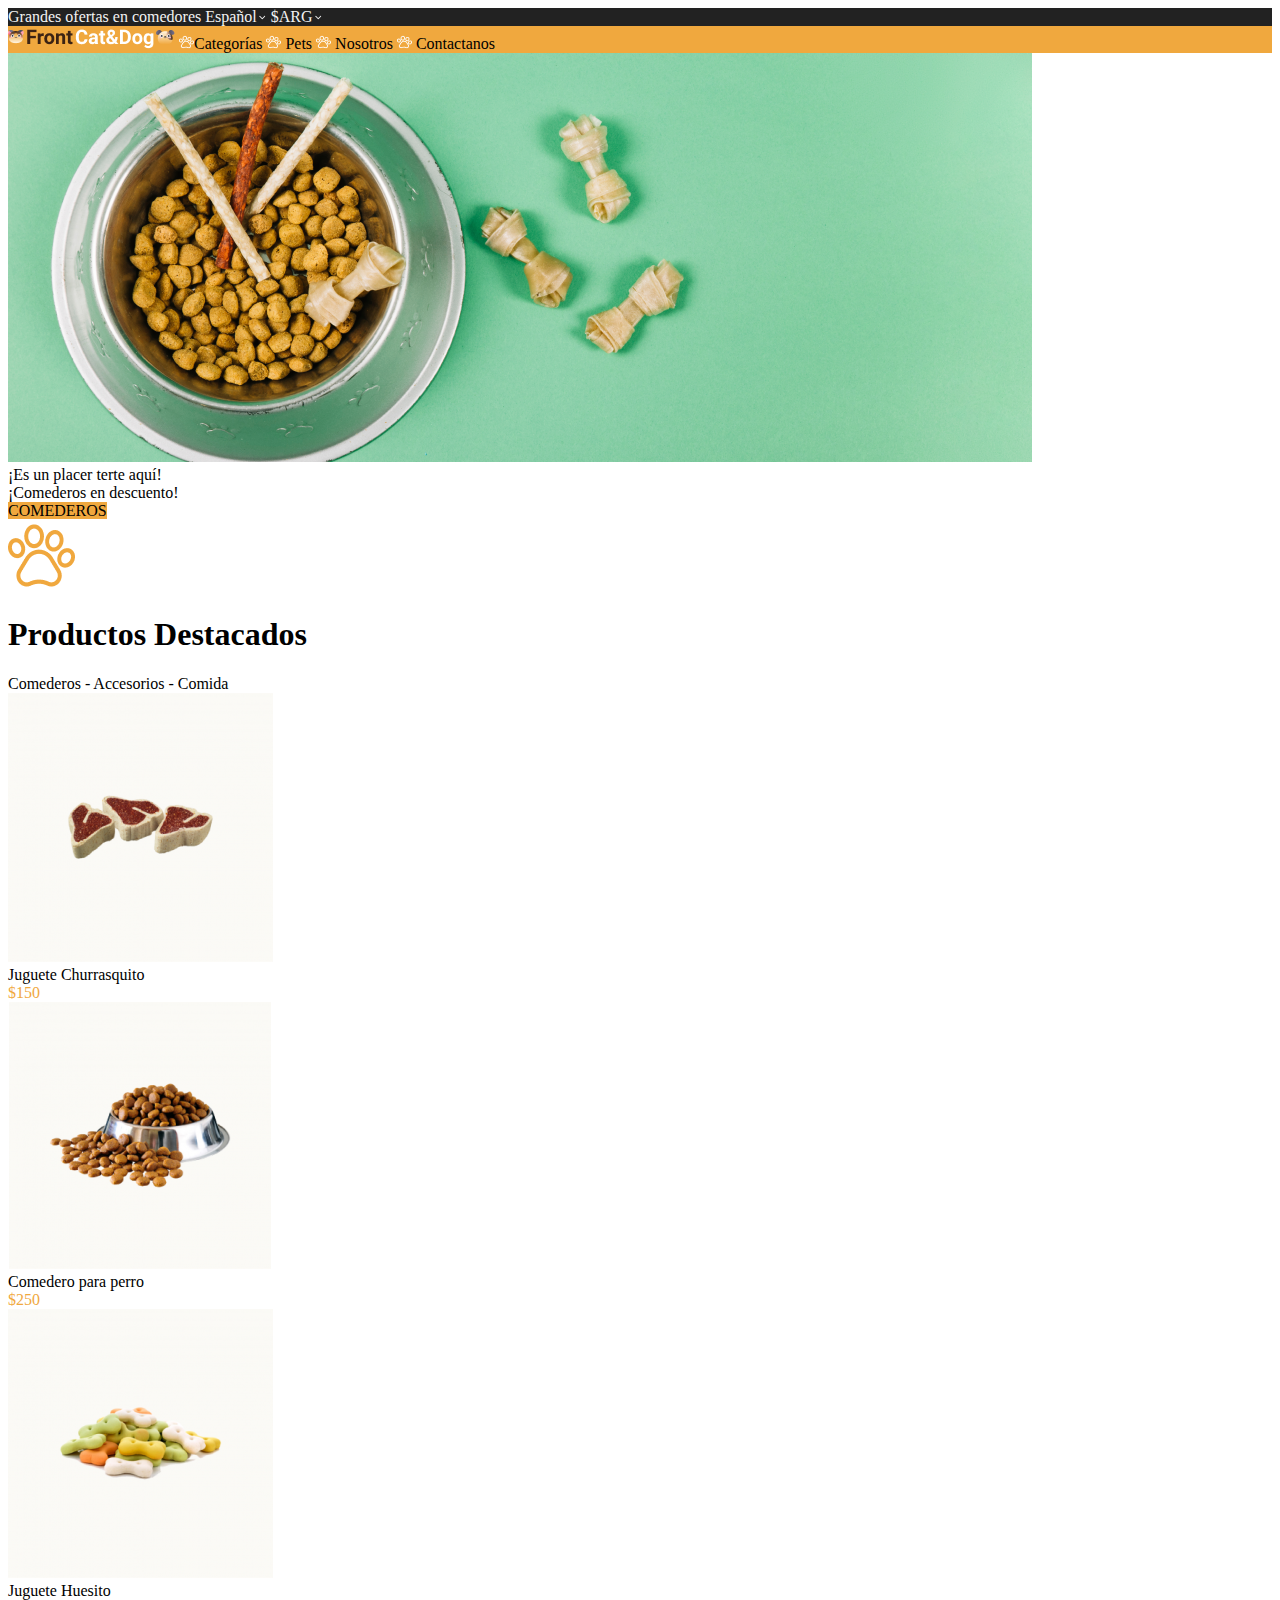
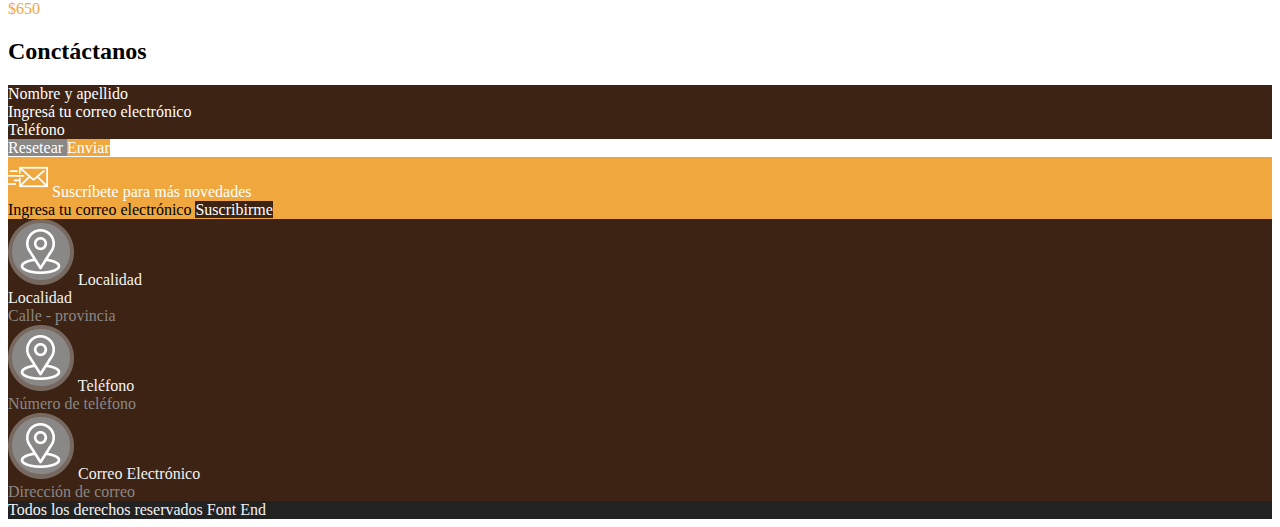
<file: clase-9-petshop/index.html>
<!DOCTYPE html>
<html lang="en">
<head>
    <meta charset="UTF-8">
    <meta http-equiv="X-UA-Compatible" content="IE=edge">
    <meta name="viewport" content="width=device-width, initial-scale=1.0">
    <title>Document</title>
    <link rel="stylesheet" href="">
</head>
<body>
    <header>
        <div style="background-color: #222222; color: #F3F3F3;">
            <span>Grandes ofertas en comedores</span>
            <span>Español<img src="img/down.png" alt=""> $ARG<img src="img/down.png" alt=""></span>
        </div>
        <nav style="background-color: #F0A83E;">
            <img src="img/Logo.png" alt="Logo">
            <span>
                <img src="img/pawprint 1.png" alt="pawprint">Categorías 
                <img src="img/pawprint 1.png" alt="pawprint"> Pets 
                <img src="img/pawprint 1.png" alt="pawprint"> Nosotros 
                <img src="img/pawprint 1.png" alt="pawprint"> Contactanos
            </span>
        </nav>
    </header>
    <main>
        <section>
            <img src="img/foto.png" alt="">
            <br>
            <span style="background-color: #fff;">¡Es un placer terte aquí!</span>
            <br>
            <span>¡Comederos en descuento!</span>
            <br>
            <span style="background-color: #F0A83E;">COMEDEROS</span>
        </section>
        <section>
            <img src="img/pawprint 2.png" alt="">
            <h1>Productos Destacados</h1>
            <span>Comederos - Accesorios - Comida</span>
            <article>
                <img src="img/churrasquito.png" alt="">
                <br>
                <span>Juguete Churrasquito</span>
                <br>
                <span style="color: #F0A83E;">$150</span>
            </article>
            <article>
                <img src="img/comedero.png" alt="">
                <br>
                <span>Comedero para perro</span>
                <br>
                <span style="color: #F0A83E;">$250</span>
            </article>
            <article>
                <img src="img/Huesito.png" alt="">
                <br>
                <span>Juguete Huesito</span>
                <br>
                <span style="color: #F0A83E;">$650</span>
            </article>
        </section>
        <section>
            <h2>Conctáctanos</h2>
            <div style="background-color: #3C2313; color: #fff;">Nombre y apellido</div>
            <div style="background-color: #3C2313; color: #fff;">Ingresá tu correo electrónico</div>
            <div style="background-color: #3C2313; color: #fff;">Teléfono</div>
            <div>
                <span style="background-color: #8A8787; color: #fff;">
                    Resetear 
                </span>
                <span style="background-color: #F0A83E; color: #fff;">
                    Enviar
                </span>
            </div>
        </section>
        <section style="background-color: #F0A83E;">
            <img src="img/enviar-correo 1.png" alt="">
            <span style="color: #fff;">Suscríbete para más novedades</span>
            <div>
                <span>
                    Ingresa tu correo electrónico
                </span>
                <span style="background-color: #3C2313; color: #fff;">
                    Suscribirme
                </span>
            </div>
        </section>
    </main>
    <footer>
        <div style="background-color: #3C2313; color: #F3F3F3;">
            <img src="img/Icono.png" alt="">
            <span>Localidad</span>
            <br>
            <span>Localidad</span>
            <br>
            <span style="color: #8A8787;">Calle - provincia</span>
            <br>
            <img src="img/Icono.png" alt="">
            <span>Teléfono</span>
            <br>
            <span style="color: #8A8787;">Número de teléfono</span>
            <br>
            <img src="img/Icono.png" alt="">
            <span>Correo Electrónico</span>
            <br>
            <span style="color: #8A8787;">Dirección de correo</span>
        </div>
        <div style="background-color: #222222; color: #F3F3F3;">
            <span>Todos los derechos reservados Font End</span>
        </div>
    </footer>
</body>
</html>
</file>
<file: clase-10-heroes/css/style.css>
@import url('https://fonts.googleapis.com/css2?family=Roboto:ital,wght@0,100;0,300;0,400;0,500;0,700;0,900;1,100;1,300;1,400;1,500;1,700;1,900&display=swap');

*{
    box-sizing: border-box;
    margin: 0%;
    font-family: 'Roboto', sans-serif;
}

header {
    position: sticky;
}

.descuentos {
    background-color: #1CD1B0;
    padding: 10px;
    font-weight: 400;
    font-size: 15px;
    line-height: 17.58px;
}

.heroes {
    font-size: 40px;
    font-style: normal;
    font-weight: 400;
    line-height: 47px;
    letter-spacing: 0em;
    text-align: left;
    padding: 28px 28px 26px;
    background-color: #00669F;
}

main {
    text-align: center;
}

.card {
    font-weight: 400;
    font-style: normal;
    background-color: #F3F3F3;
    width: 300px;
    height: 529px;
    position: relative;
    margin-top: 151px;
    margin-bottom: 151px;
    margin-right: 15px;
    margin-left: 15px;
    display: inline-block;
}

.bg-img {
    width: 300px;
    height: 193px;
}

.card p {
    font-size: 16px;
    line-height: 19px;
    letter-spacing: 0em;
    text-align: left;
    margin-left: 16px;
    margin-right: 17px;
    margin-top: 119px;
    margin-bottom: 104px;
}

.card h2 {
    font-size: 30px;
    line-height: 35px;
    letter-spacing: 0em;
    text-align: center;
}

.pic {
    border-radius: 100%;
    position: absolute;
    width: 120px;
    height: 118px;
    top: 128px;
    left: 90px;
}

.heart {
    position: absolute;
    color:red;
    top: 16px;
    left: 21px;
}

.button {
    position: absolute;
    background-color: #00669F;
    color: #F3F3F3;
    text-align: center;
    font-size: 15px;
    font-style: normal;
    font-weight: 400;
    line-height: 18px;
    letter-spacing: 0em;

    width: 128px;
    height: 48px;
    bottom: 18.48px;
    left: 85px;
    padding-top: 15px;
}

footer {
    background-color: #00669F;
    height: 51px;
}

footer p {
    padding: 16px;
    font-size: 16px;
    font-style: normal;
    font-weight: 400;
    line-height: 19px;
    letter-spacing: 0em;
    text-align: left;
    color: #FFF9F9;
}
</file>
<file: clase-11-pizzeria/css/style.css>
@import url('https://fonts.googleapis.com/css2?family=Roboto:ital,wght@0,100;0,300;0,400;0,500;0,700;0,900;1,100;1,300;1,400;1,500;1,700;1,900&display=swap');

*{
    box-sizing: border-box;
    margin: 0%;
    padding: 0%;
}

body {
    font-family: 'Roboto', sans-serif;
}

header, footer {
    display: flex;
    justify-content: space-between;
    align-content: center;
    color: #F3F3F3;
}

.logo {
    margin: 10px 0px 10px 20px;
}

header ul {
    display: flex;
    list-style: none;
    align-items: center;
    margin: 40px 20px 40px 0px;
    gap: 13px;
}

header ul li {
    display: inline;
}

h2 {
    font-size: 24px;
    line-height: 28px;
    color: #FC200C;
}

main {
    display: flex;
    justify-content: space-evenly;
    gap: 5px;
    background-color: #F3F3F3;
    padding-top: 35px;
    padding-bottom: 35px;
}

main section {
    width: 490px;
    height: 350px;
}

.podio {
    background-color: #FFFFFF;
    display: flex;
    flex-wrap: wrap;
    border-radius: 2%;
    font-weight: 700;
}

.podio h2 {
    width: 100%;
    text-align: center;
    margin-top: 20px;
    line-height: 24px;
}

.podio article {
    width: 100%;
    display: flex;
    justify-content: space-evenly;
    align-content: center;
}

.podio article div ol{
    margin-top: 15px;
}

.podio article div ol li {
    font-size: 16px;
    line-height: 19px;
    margin: 5px 0px 5px;
}

.black-bg {
    background: #222222;
}

.delivery {
    background-image: url("../img/delivery.jpg");
    background-repeat: no-repeat;
    background-size: cover;
}

.delivery h2 {
    margin: 20px 0px 0px 20px;
}

.delivery h2 span {
    color: #FFFFFF;
}

footer div ul {
    margin: 14px 0px 14px 20px;
    list-style: none;
}

footer div ul li {
    margin: 6px 0px 6px;
}

footer div img {
    width: 212px;
    margin: 35px 42px 35px;
}
</file>
<file: clase-12-petshop-flex/css/style.css>
@import url('https://fonts.googleapis.com/css2?family=Roboto:ital,wght@0,100;0,300;0,400;0,500;0,700;0,900;1,100;1,300;1,400;1,500;1,700;1,900&display=swap');

*{
    box-sizing: border-box;
    margin: 0%;
    padding: 0%;
}

body {
    font-family: 'Roboto', sans-serif;
}

.ofertas {
    background-color: #222222;
    color: #F3F3F3;
    display: flex;
    height: 20px;
    padding: 0% 12%;
    justify-content: space-between;
    align-items: center;
    font-size: 10px;
    font-style: normal;
    font-weight: 400;
    line-height: 12px;
    letter-spacing: 0em;
    text-align: left;
}

.navbar {
    background-color: #F0A83E;
    display: flex;
    height: 62px;
    align-items: center;
    justify-content: space-between;
    padding: 0% 8%;
}

.navbar ul {
    list-style: none;
    display: flex;
    gap: 20px;
}

.navbar a {
    text-decoration: none;
    color: #FFFFFF;
}

.comederos {
    background-image: url("../img/bowl-and-pet-daities-on-green-background 1.png");
    background-repeat: no-repeat;
    background-size: cover;
    background-position: center;
    display: flex;
    justify-content: flex-end;
    align-content: center;
    position: relative;
    height: 409px;
}

/* .comederos img {
    position: absolute;
    width: 100%;
    z-index: -1;
} */

.comederos article {
    text-align: center;
    display: flex;
    flex-direction: column;
    justify-content: center;
    gap: 12px;
    padding-right: 12px;
}

.comederos h2 {
    color: #3C2313;
    background-color: #FFFFFF;
    padding: 10px;
    font-size: 30px;
    font-style: normal;
    font-weight: 400;
    line-height: 35px;
    letter-spacing: 0em;
    border-radius: 5px;
}

.comederos div {
    background-color: #F0A83E;
    color: #FFFFFF;
    width: 141px;
    height: 49px;
    font-size: 16px;
    font-style: normal;
    font-weight: 400;
    line-height: 19px;
    letter-spacing: 0em;
    border-radius: 5px;
    align-self: center;
    padding: 15px;
}

.destacados {
    display: flex;
    flex-direction: column;
    justify-content: center;
    align-items: center;
    margin: 20px;
}

.destacados h1 {
    margin: 5px 20px;
    color: #3C2313;
    font-size: 40px;
    font-style: normal;
    font-weight: 700;
    line-height: 47px;
    letter-spacing: 0em;
    text-align: center;
}

.destacados span {
    color: #666666;
    font-size: 15px;
    font-style: normal;
    font-weight: 400;
    line-height: 18px;
    letter-spacing: 0em;
    text-align: center;
}

.productos {
    display: flex;
    flex-direction: row;
    gap: 20px;
    justify-content: center;
}

.producto {
    background-color: #FBFAF6;
    display: flex;
    flex-direction: column;
    align-items: center;
    padding-bottom: 8px;
    margin-bottom: 80px;
}

.producto h3 {
    color: #3C2313;
    font-size: 15px;
    font-style: normal;
    font-weight: 500;
    line-height: 18px;
    letter-spacing: 0em;
    text-align: center;
}

.producto span {
    color: #F0A83E;
    font-size: 15px;
    font-style: normal;
    font-weight: 500;
    line-height: 18px;
    letter-spacing: 0em;
}

.contacto {
    display: flex;
    flex-direction: column;
    gap: 10px;
    align-items: center;
    justify-content: center;
}

.contacto h2 {
    color: #3C2313;
    font-size: 25px;
    font-style: normal;
    font-weight: 700;
    line-height: 29px;
    letter-spacing: 0em;
}

.contacto div {
    background-color: #3C2313;
    color: #FFFFFF;
    font-size: 9px;
    font-style: normal;
    font-weight: 400;
    line-height: 11px;
    letter-spacing: 0em;
    text-align: left;
    padding: 15px;
    border-radius: 5px;
    width: 340px;
    height: 40px;
}

.contacto-botones {
    display: flex;
    flex-direction: row;
    justify-content: center;
    gap: 6px;
    margin-top: 40px;
}

.contacto-botones div {
    color: #FFFFFF;
    border-radius: 5px;
    width: 110px;
    height: 34px;
    font-size: 16px;
    font-style: normal;
    font-weight: 400;
    line-height: 19px;
    letter-spacing: 0em;
    text-align: center;
}

.resetear {
    background-color: #8A8787;
    padding: 8px;
}

.enviar {
    background-color: #F0A83E;
    padding: 8px;
}

.footer-top {
    background-color: #F0A83E;
    width: 100%;
    height: 60px;
    display: flex;
    padding-right: 10%;
    padding-left: 5%;
    justify-content: space-between;
    align-items: center;
    margin-top: 75px;
}

.suscribete {
    color: #FFFFFF;
    font-size: 20px;
    font-style: normal;
    font-weight: 700;
    line-height: 23px;
    letter-spacing: 0em;
    text-align: left;
    gap: 10px;
}

.suscribete-botones {
    display: flex;
    flex-direction: row;
    justify-items: center;
    text-align: center;
    gap: 5px;
    padding: 10px;
}

.ingresa-correo {
    background-color: #FFFFFF;
    color: #A0A0A0;
    font-size: 9px;
    font-style: normal;
    font-weight: 400;
    line-height: 11px;
    letter-spacing: 0em;
    text-align: left;
    padding: 14px 0 14px 8px;
    width: 271px;
    border-radius: 10px;
}

.suscribirme {
    background-color: #3C2313;
    color: #FFFFFF;
    font-size: 9px;
    font-style: normal;
    font-weight: 700;
    line-height: 11px;
    letter-spacing: 0em;
    text-align: center;
    padding: 12px 10px;
    border-radius: 10px;
}

.footer-bot {
    background-color: #3C2313;
    display: flex;
    padding: 23px 70px;
    justify-content: space-between;
}

.footer-bot article {
    display: flex;
    flex-direction: column;
    justify-content: center;
    align-items: flex-start;
    gap: 20px;
}

.footer-item {
    display: flex;
    flex-direction: row;
    gap: 25px;
}

.footer-item h2 {
    color: #FFFFFF;
    font-size: 20px;
    font-style: normal;
    font-weight: 700;
    line-height: 23px;
    letter-spacing: 0em;
}

.footer-item span {
    color: #8A8787;
    font-size: 10px;
    font-style: normal;
    font-weight: 700;
    line-height: 12px;
    letter-spacing: 0em;
}

.derechos {
    background-color: #222222;
    color: #FFFFFF;
    font-size: 10px;
    font-style: normal;
    font-weight: 700;
    line-height: 12px;
    letter-spacing: 0em;
    text-align: center;
    height: 20px;
    padding: 4px;
}
</file>
<file: clase-14-heroes/css/style.css>
@import url('https://fonts.googleapis.com/css2?family=Roboto:ital,wght@0,100;0,300;0,400;0,500;0,700;0,900;1,100;1,300;1,400;1,500;1,700;1,900&display=swap');

*{
    box-sizing: border-box;
    margin: 0%;
    font-family: 'Roboto', sans-serif;
}

header {
    position: sticky;
    width: 100vw;
}

.descuentos {
    background-color: #D1891C;
    color: #333;
    height: 61px;
    font-weight: 400;
    font-size: 48px;
    line-height: 56px;
    padding-left: 67px;
}

.heroes {
    background-color: #00669F;
    color: #fff;
    font-size: 72px;
    font-style: normal;
    font-weight: 400;
    line-height: 84px;
    letter-spacing: 0em;
    text-align: left;
    height: 162px;
    padding: 39px 67px;
    box-shadow: 0px 10px 7px 0px #00000040;
    margin-bottom: 2%;
}

main {
    text-align: center;
    display: flex;
    flex-flow: row wrap;
    justify-content: space-around;
}

.card {
    font-weight: 400;
    font-style: normal;
    background-color: #F3F3F3;
    box-shadow: 0px 4px 4px 0px #00000040;
    height: 1365px;
    width: 805px;
    margin: 2% 2% 2% 2%;
    position: relative;
    display: flex;
    flex-flow: column nowrap;
    justify-content: space-between;
    align-items: center;
}

.card i {
    color: #CC2424;
    position: absolute;
    top: 44px;
    left: 57px;
}

.card h2 {
    font-size: 64px;
    font-style: normal;
    font-weight: 400;
    line-height: 75px;
    letter-spacing: 0rem;
    margin-top: 15%;
}

.card p {
    margin-left: 44px;
    margin-right: 44px;
    font-size: 36px;
    font-style: normal;
    font-weight: 400;
    line-height: 42px;
    letter-spacing: 0em;
    text-align: left;
}

.bg-img {
    border-radius: 1rem 1rem 0 0;
    width: 805px;
    height: 493px;
}

.pic {
    border-radius: 100%;
    position: absolute;
    left: 226px;
    top: 303px;
}

.button {
    background-color: #00669F;
    color: #F3F3F3;
    font-size: 36px;
    font-style: normal;
    font-weight: 400;
    line-height: 42px;
    letter-spacing: 0rem;
    padding: 36px 106px 36px 106px;
    margin-bottom: 60px;
    border-radius: 1rem;
}

footer {
    background-color: #00669F;
    color: #FFF9F9;
    height: 162px;
    display: flex;
    justify-content: space-around;
    align-items: center;
    position: relative;
    font-size: 36px;
    line-height: 42px;
    color: #FFF9F9;
}

footer img {
    position: absolute;
    top: 47px;
    right: 58px;
}

@media screen and (max-width: 2048px) {
    main {
        flex-flow: column nowrap;
        justify-content: space-around;
        align-items: center;
        gap: 50px;
    }
}
</file>
<file: clase-15-petshop/css/style.css>
@import url('https://fonts.googleapis.com/css2?family=Roboto:ital,wght@0,100;0,300;0,400;0,500;0,700;0,900;1,100;1,300;1,400;1,500;1,700;1,900&display=swap');

*{
    box-sizing: border-box;
    margin: 0%;
    font-family: 'Roboto', sans-serif;
}

.header-top {
    display: none;
}

.header-mid {
    background-color: #F0A83E;
    height: 3.34rem;
    /* width: 100vw; */
    display: flex;
    flex-flow: row nowrap;
    justify-content: space-between;
    align-items: center;
    padding: 1.125rem 2.5rem;
}

.header-mid i {
    color: #fff;
}

.header-mid img {
    width: 166.38px;
    height: 23px;
}

.header-bot {
    background-image: url("../img/Full\ 1.png");
    background-position: center center;
    background-repeat: no-repeat;
    background-size: cover;
    /* width: 100vw; */
    height: 27.5rem;
    display: flex;
    flex-flow: column nowrap;
    justify-content: space-around;
    align-items: center;
}

.header-bot h2 {
    font-size: 1.563rem;
    font-style: normal;
    font-weight: 400;
    line-height: 1.8rem;
    letter-spacing: 0rem;
    color: #3c2313;
    background-color: #fff;
    width: 85vw;
    height: 3.375rem;
    align-self: center;
    text-align: center;
    padding-top: 12px;
}

.header-bot p {
    font-size: 1rem;
    font-style: normal;
    font-weight: 400;
    line-height: 1.12rem;
    letter-spacing: 0em;
    text-align: center;
    color: #3C2313;
    margin-left: 50%;
}

.header-bot div {
    color: #fff;
    background-color: #F0A83E;
    width: 8.8rem;
    height: 3rem;
    font-size: 1rem;
    font-style: normal;
    font-weight: 400;
    line-height: 1.12rem;
    letter-spacing: 0em;
    text-align: center;
    display: flex;
    align-items: center;
    justify-content: center;
    border-radius: 0.5rem;
    margin-left: 50%;
}

main {
    /* width: 100vw; */
    display: flex;
    flex-flow: column nowrap;
    justify-content: space-around;
    align-items: center;
}

.main-top {
    display: flex;
    flex-flow: column nowrap;
    justify-content: space-around;
    align-items: center;
    margin-top: 1.45rem;
    margin-bottom: 2.7rem;
}

.main-top i {
    color: #F0A83E;
}

.main-top h2 {
    font-size: 2.5rem;
    font-style: normal;
    font-weight: 700;
    line-height: 3rem;
    letter-spacing: 0em;
    text-align: center;
    width: 13rem;
    margin-bottom: 1.625rem;
    margin-top: 1.625rem;
}

.main-top p {
    font-size: 0.94rem;
    font-style: normal;
    font-weight: 400;
    line-height: 1.125rem;
    letter-spacing: 0em;
    color: #666;
}

.main-products {
    display: flex;
    flex-flow: column nowrap;
    justify-content: space-around;
}

.product {
    display: flex;
    flex-flow: column nowrap;
    align-items: center;
    margin-bottom: 1.563rem;
    background-color: #FBFAF6;
}

.product h3 {
    font-size: 0.8rem;
    font-style: normal;
    font-weight: 500;
    line-height: 0.94rem;
    letter-spacing: 0em;
    color: #3C2313;
}

.product span {
    font-size: 0.8rem;
    font-style: normal;
    font-weight: 500;
    line-height: 0.94rem;
    letter-spacing: 0em;
    color: #F0A83E;
}

.main-contact h2{
    font-size: 2.5rem;
    font-style: normal;
    font-weight: 700;
    line-height: 2.94rem;
    letter-spacing: 0em;
    color: #3C2313;
    display: flex;
    flex-flow: column nowrap;
    justify-content: space-around;
    align-items: center;
}

.main-contact div {
    background-color: #3C2313;
    color: #AB9C9C;
    text-align: center;
    height: 2.5rem;
    width: 18.625rem;
    padding-top: 0.7rem;
    margin-bottom: 0.3rem;
    border-radius: 0.8rem;
    padding-left: 0.6rem;
    font-size: 0.6rem;
    font-style: normal;
    font-weight: 400;
    line-height: 0.7rem;
    letter-spacing: 0em;
    text-align: left;
}

.main-bot {
    display: flex;
    flex-flow: row wrap;
    /* width: 100vw; */
    justify-content: space-around;
    margin-top: 3rem;
    margin-bottom: 2.8rem;
}

.main-bot div {
    width: 12.5rem;
    height: 2.8rem;
    font-size: 1rem;
    font-style: normal;
    font-weight: 400;
    line-height: 1.2rem;
    letter-spacing: 0em;
    text-align: center;
    color: #fff;
    padding-top: 0.8rem;
    border-radius: 1rem;
    margin-right: 0.2rem;
    margin-left: 0.2rem;
}

.gray-bg {
    background-color: #8A8787;
}

.orange-bg {
    background-color: #F0A83E;
}

.brown-bg {
    background-color: #3C2313;
}

footer section{
    display: flex;
    flex-flow: column nowrap;
}

.footer-top {
    display: flex;
    flex-flow: column nowrap;
    justify-content: space-around;
    align-items: center;
    height: 6.3rem;
    padding-top: 0.9rem;
    padding-bottom: 0.6rem;
}

.footer-top aside {
    width: 100%;
    color: #fff;
    display: flex;
    flex-flow: row wrap;
    justify-content: space-around;
    align-items: center;
    margin-right: 2rem;
    margin-left: 0.3rem;
}

.footer-top aside h2 {
    font-size: 1.25rem;
    font-style: normal;
    font-weight: 700;
    line-height: 1.4rem;
    letter-spacing: 0em;
}

.footer-top .footer-sub {
    justify-content: space-around;
    margin-top: 1rem;
    margin-bottom: 0.6rem;
    margin-left: 0.8rem;
}

.subscribe-text {
    background-color: #fff;
    color: #A0A0A0;
    font-size: 0.6rem;
    font-style: normal;
    font-weight: 400;
    line-height: 0.8rem;
    letter-spacing: 0em;
    text-align: left;

    width: 16rem;
    height: 2.5rem;
    border-radius: 1rem;
    padding-top: 0.9rem;
    padding-left: 0.9rem;
}

.subscribe-button {
    font-size: 0.9rem;
    font-style: normal;
    font-weight: 700;
    line-height: 1.1rem;
    letter-spacing: 0em;
    text-align: center;
    width: 6.3rem;
    height: 2.2rem;
    border-radius: 1rem;
    padding: 0.6rem;
}

.footer-mid {
    align-items: left;
    justify-content: space-around;
    padding-top: 0.7rem;
    padding-bottom: 1.4rem;
}

.footer-mid img {
    margin-bottom: 1rem;
    align-self: center;
}

.footer-mid aside {
    display: flex;
    flex-flow: row wrap;
    justify-content: flex-start;
    margin-bottom: 1.2rem;
    width: 100%;
    padding-left: 5.4rem;
}

.footer-mid aside i {
    color: #8A8787;
    padding-right: 1rem;
}

.footer-mid aside h2 {
    color: #fff;
    font-size: 1.5rem;
    font-style: normal;
    font-weight: 700;
    line-height: 1.8rem;
    letter-spacing: 0em;
    text-align: left;
}

.footer-mid aside p {
    color: #8A8787;
    font-size: 0.8rem;
    font-style: normal;
    font-weight: 700;
    line-height: 1rem;
    letter-spacing: 0em;
    text-align: left;
}

.footer-bot {
    background-color: #222;
    color: #fff;
    font-size: 0.8rem;
    font-style: normal;
    font-weight: 700;
    line-height: 1rem;
    letter-spacing: 0em;
    text-align: center;
    padding-top: 0.1rem;
    padding-bottom: 0.2rem;
}
</file>
<file: clase-16-forms/css/style.css>
@import url('https://fonts.googleapis.com/css2?family=Roboto:ital,wght@0,100;0,300;0,400;0,500;0,700;0,900;1,100;1,300;1,400;1,500;1,700;1,900&display=swap');
@import url('https://fonts.googleapis.com/css2?family=Inter:wght@100;200;300;400;500;600;700;800;900&display=swap');
@import url('https://fonts.googleapis.com/css2?family=Inter:wght@100;200;300;400;500;600;700;800;900&family=Karla:wght@200;300;400;500;600&display=swap');

*{
    box-sizing: border-box;
    margin: 0%;
    font-family: 'Roboto', sans-serif;
}

.header-top {
    background-color: #1CD1B0;
    height: 23px;
}

.header-top p {
    font-size: 1rem;
    font-style: normal;
    font-weight: 400;
    line-height: 18px;
    letter-spacing: 0em;
    text-align: left;
    padding-left: 20px;
    padding-top: 2px;
}

.header-mid {
    height: 80px;
    display: flex;
    flex-flow: row nowrap;
    background-color: #00669F;
    justify-content: left;
    align-items: center;
    padding-left: 10px;
    gap: 20px;
}

.header-mid h2 {
    color: #fff;
    font-size: 30px;
    font-style: normal;
    font-weight: 400;
    line-height: 35px;
    letter-spacing: 0em;
}

.header-bot {
    background-color: #00669F;
    display: flex;
    flex-flow: row nowrap;
    justify-content: space-between;
    align-items: center;
    height: 80px;
}

.header-bot div {
    display: flex;
    flex-flow: row nowrap;
    justify-content: center;
    align-items: center;
    padding-left: 0.8rem;
    gap: 1.5rem;
    color: #FFFFFF;
    font-size: 30px;
    font-style: normal;
    font-weight: 400;
    line-height: 35px;
    letter-spacing: 0em;
}

.header-bot a {
    padding-right: 2%;
    text-decoration: none;
    color: #fff;
}

main {
    display: flex;
    flex-flow: row nowrap;
    justify-content: space-around;
    margin-top: 9%;
    margin-bottom: 9%;
}

section {
    display: flex;
    flex-flow: column nowrap;
    justify-content: space-around;
    align-items:flex-start;
    gap: 55px;
}

section h1 {
    font-family: Inter;
    font-size: 72px;
    font-style: normal;
    font-weight: 700;
    line-height: 72px;
    letter-spacing: 0em;
}

.field {
    font-family: Karla;
    font-size: 20px;
    font-style: normal;
    font-weight: 400;
    line-height: 26px;
    letter-spacing: 0em;
    text-align: left;
}

/* .field input, select {
    padding-right: 400px;
    padding-left: 26px;
    padding-top: 16px;
    padding-bottom: 17px;
} */

.field input, select {
    height: 60px;
    width: 620px;
    padding-left: 9px;
}

.login {
    display: flex;
    flex-flow: column nowrap;
    gap: 20px;
}

.submit input{
    background-color: #1CD1B0;
    font-family: Karla;
    font-size: 24px;
    font-style: normal;
    font-weight: 700;
    line-height: 44px;
    letter-spacing: 0em;
    text-align: center;
    padding: 5px 270px;
    border-radius: 1.5rem;
    margin-top: 15px;
}

.register {
    display: flex;
    flex-flow: row nowrap;
    justify-content: center;
    gap: 10px;
    justify-items: center;
}

.register input {
    font-family: Karla;
    font-size: 24px;
    font-style: normal;
    font-weight: 700;
    line-height: 44px;
    letter-spacing: 0em;
    text-align: center;
    height: 54px;
    width: 300px;
    border-radius: 1.5rem;
}

.reset-btn {
    background-color: #888;
    color: #fff;
}

.register-btn {
    color: #000;
    background-color: #1CD1B0;
}

.registro {
    align-self: center;
    align-items: center;
    font-family: Karla;
    font-size: 21px;
    font-style: normal;
    font-weight: 400;
    line-height: 28px;
    letter-spacing: 0em;
}

.registro p {
    font-family: Karla;
    color: #222222;
    font-size: 21px;
    font-style: normal;
    font-weight: 400;
    line-height: 28px;
    letter-spacing: 0em;
}

.registro p span {
    color: #00669f;
}

.registro p a {
    text-decoration: none;
}

footer {
    background-color: #00669F;
    height: 61px;
    display: flex;
    flex-flow: column nowrap;
    justify-content: center;
    align-items: center;
}

footer p {
    color: #FFF9F9;
    font-family: Roboto;
    font-size: 16px;
    font-style: normal;
    font-weight: 400;
    line-height: 19px;
    letter-spacing: 0em;
    text-align: center;
}
</file>
<file: clase-22-sass/css/style.css>
* {
  font-family: Times New Roman;
}

h1, h2 {
  background-color: #C4C4C4;
  font-weight: 700;
}

h1 {
  font-size: 35px;
  font-style: normal;
  line-height: 30px;
  letter-spacing: 0em;
  color: #005677;
  padding-top: 15px;
  padding-bottom: 15px;
}

h2 {
  font-size: 20px;
  font-style: normal;
  line-height: 17px;
  letter-spacing: 0em;
  text-align: left;
  color: #005677;
  padding-top: 6px;
  padding-bottom: 7px;
  padding-left: 9px;
}

nav {
  text-align: center;
}

main {
  padding-top: 80px;
  padding-bottom: 100px;
}

section {
  margin-left: 10%;
  margin-right: 10%;
}

.datos ul li {
  font-size: 15px;
  font-style: normal;
  font-weight: 400;
  line-height: 13px;
  letter-spacing: 0em;
  text-align: left;
}
.datos ul li span {
  font-size: 15px;
  font-style: italic;
  font-weight: 700;
  line-height: 13px;
  letter-spacing: 0em;
  text-align: left;
}

.formacion ul {
  list-style: none;
}
.formacion ul li {
  font-size: 15px;
  font-style: normal;
  font-weight: 400;
  line-height: 17px;
  letter-spacing: 0em;
  text-align: left;
}
.formacion ul li span {
  font-size: 15px;
  font-style: normal;
  font-weight: 700;
  line-height: 13px;
  letter-spacing: 0em;
  text-align: left;
}

.experiencia ul {
  list-style: none;
}
.experiencia ul li {
  font-size: 15px;
  font-style: normal;
  font-weight: 400;
  line-height: 17px;
  letter-spacing: 0em;
  text-align: left;
}
.experiencia ul li span {
  font-size: 15px;
  font-style: normal;
  font-weight: 700;
  line-height: 13px;
  letter-spacing: 0em;
  text-align: left;
}

footer div {
  color: #fff;
  background-color: #005677;
  font-size: 20px;
  font-style: normal;
  font-weight: 700;
  line-height: 17px;
  letter-spacing: 0em;
  text-align: center;
  height: 39px;
  padding-top: 10px;
}
footer div span, footer div img {
  padding-left: 13px;
  padding-right: 13px;
}

/*# sourceMappingURL=style.css.map */
</file>
<file: clase-8-cv/css/style.css>
@import url('https://fonts.googleapis.com/css2?family=Bitter:ital,wght@0,100;0,200;0,300;0,400;0,500;0,600;1,100;1,200;1,300;1,400;1,500;1,600&display=swap');

body {
    font-family: 'Bitter', serif;
}

h1, h2, h3, h4 {
    background-color: #C4C4C4;
    text-transform: uppercase;
}

h1 {
    font-size: 35px;
    font-style: normal;
    font-weight: 700;
    line-height: 30px;
    letter-spacing: 0em;
    color: #005677;
    padding-top: 15px;
    padding-bottom: 15px;
}

h2 {
    
    font-size: 20px;
    font-style: normal;
    font-weight: 700;
    line-height: 17px;
    letter-spacing: 0em;
    text-align: left;
    color: #005677;
    padding-top: 6px;
    padding-bottom: 7px;
    padding-left: 9px;
}

nav {
    text-align: center;
}

main {
    padding-top: 80px;
    padding-bottom: 100px;
}

section {
    margin-left: 10%;
    margin-right: 10%;
}


/*****************************************************************************/
/**************************    HEADER    *************************************/
/*****************************************************************************/

.banner {
    height: 200px;
    background-image: url("../img/banner-bg.jpg");
    background-size: cover;
}

.banner img {
    height: 100%;
}

.sobremi {
    background-color: #C4C4C4;
    padding-bottom: 10px;
}

.sobremi a {
    text-transform: uppercase;
}

/*****************************************************************************/
/******************************    MAIN    ***********************************/
/*****************************************************************************/

.datos ul {
    list-style: none;
}

.datos ul li {
    font-size: 15px;
    font-style: normal;
    font-weight: 400;
    line-height: 13px;
    letter-spacing: 0em;
    text-align: left;
    padding: 5px;
}

.datos ul li span {
    font-size: 15px;
    font-style: italic;
    font-weight: 700;
    line-height: 13px;
    letter-spacing: 0em;
    text-align: left;
}

.formacion ul {
    list-style: none;
}

.formacion ul li {
    font-size: 15px;
    font-style: normal;
    font-weight: 400;
    line-height: 17px;
    letter-spacing: 0em;
    text-align: left;
    padding: 5px;
}

.formacion ul li span{
    font-size: 15px;
    font-style: normal;
    font-weight: 700;
    line-height: 13px;
    letter-spacing: 0em;
    text-align: left;
}

.experiencia ul {
    list-style: none;
}

.experiencia ul li {
    font-size: 15px;
    font-style: normal;
    font-weight: 400;
    line-height: 17px;
    letter-spacing: 0em;
    text-align: left;
    padding: 5px;
}

.experiencia ul li span {
    font-size: 15px;
    font-style: normal;
    font-weight: 700;
    line-height: 13px;
    letter-spacing: 0em;
    text-align: left;
}


/*****************************************************************************/
/*****************************    FOOTER    **********************************/
/*****************************************************************************/

footer {
    text-transform: capitalize;
}

footer div {
    color: #fff;
    background-color: #005677;
    font-size: 20px;
    font-style: normal;
    font-weight: 700;
    line-height: 17px;
    letter-spacing: 0em;
    text-align: center;
    height: 39px;
    padding-top: 10px;
}

footer div span, img {
    padding-left: 13px;
    padding-right: 13px;
}

.redes i {
    padding: 5px;
}

.redes a {
    text-decoration: none;
}


/*****************************************************************************/
/**************************    SOBRE MI HTML    ******************************/
/*****************************************************************************/

.sobremi-html a {
    text-decoration: none;
}
</file>
